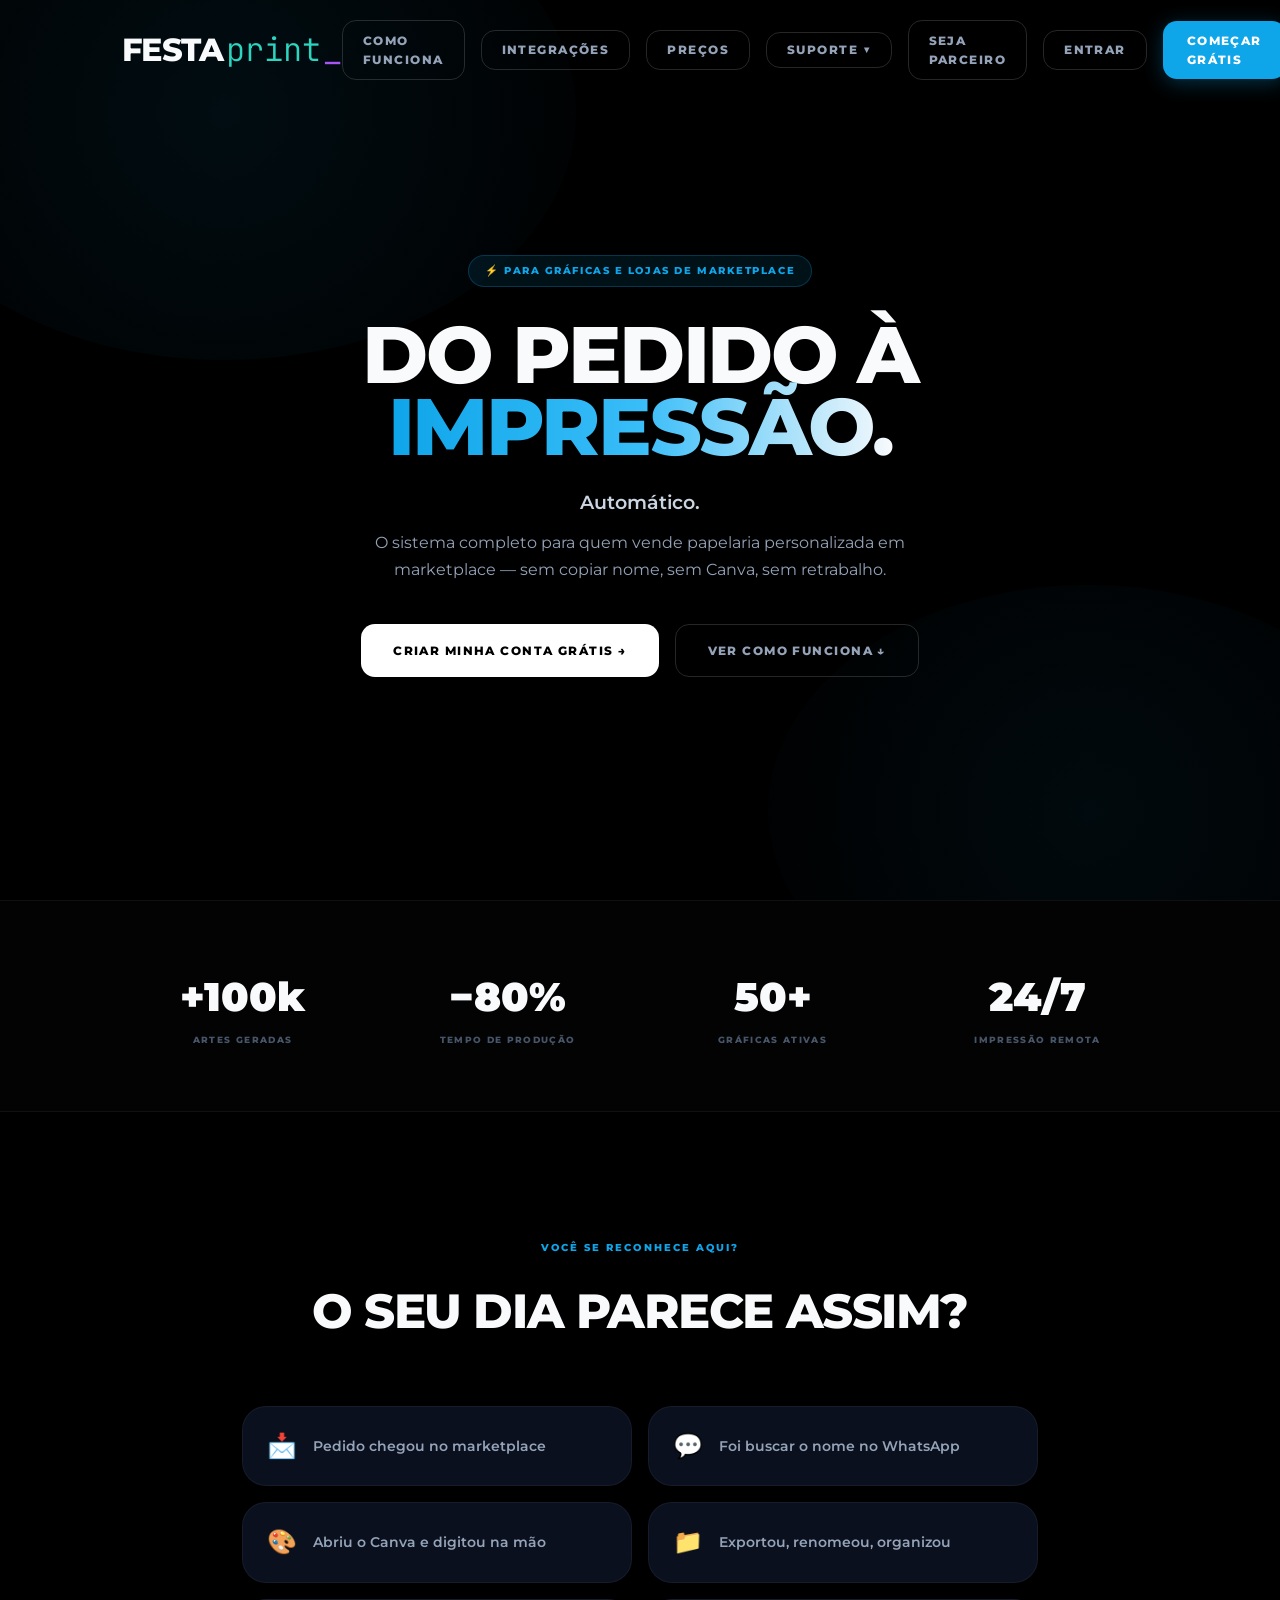
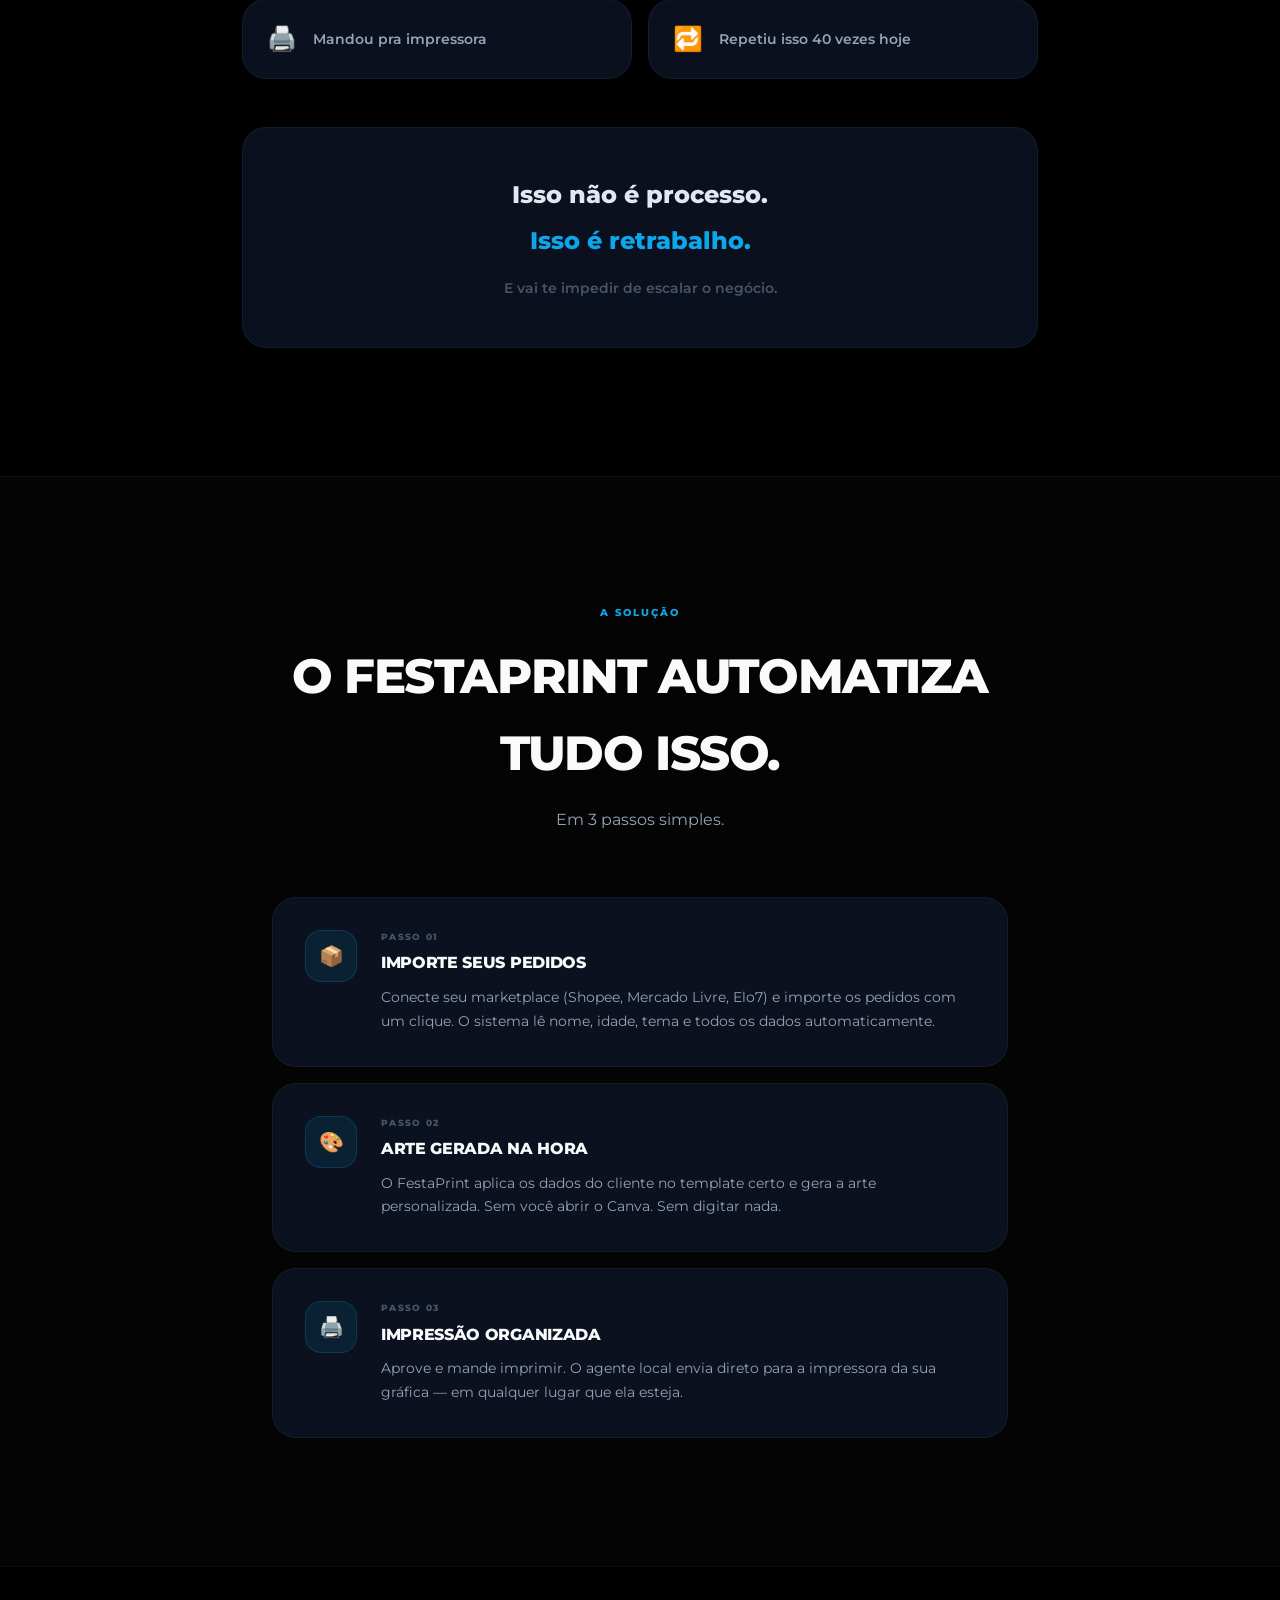
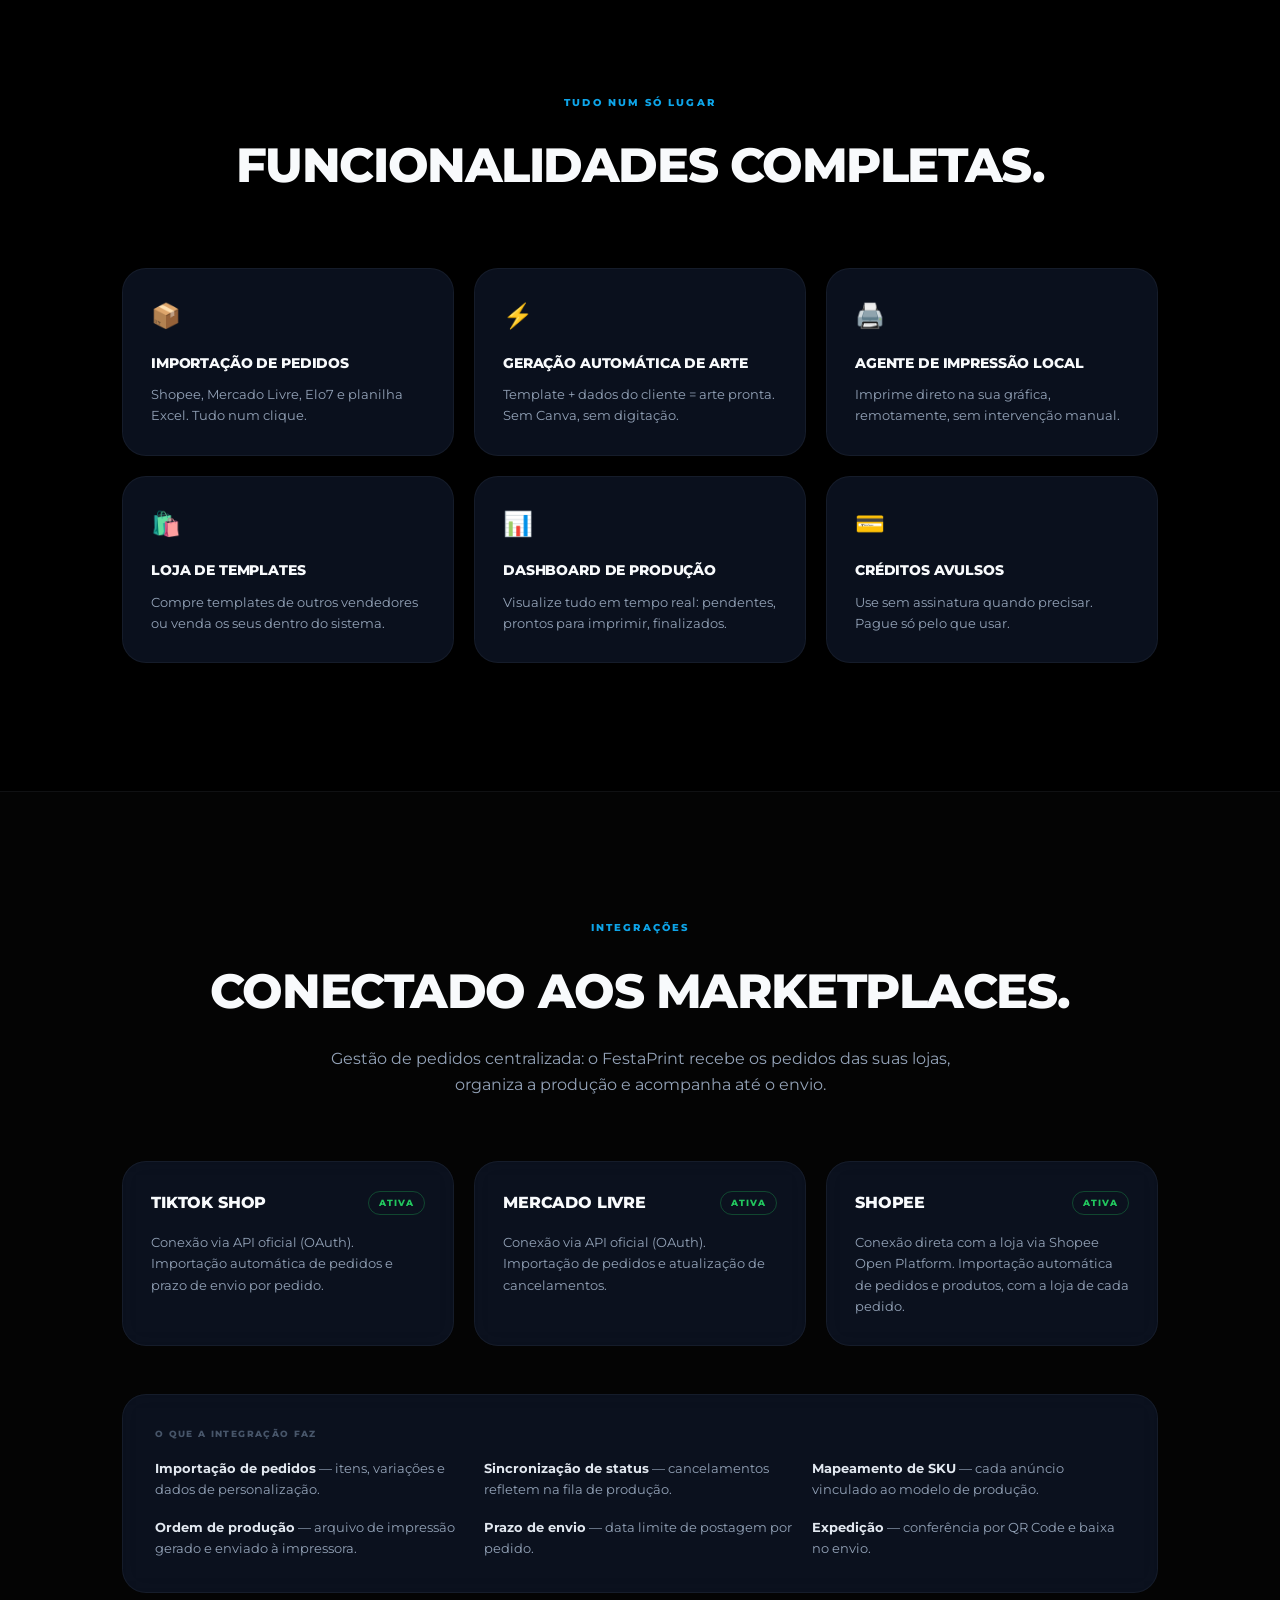
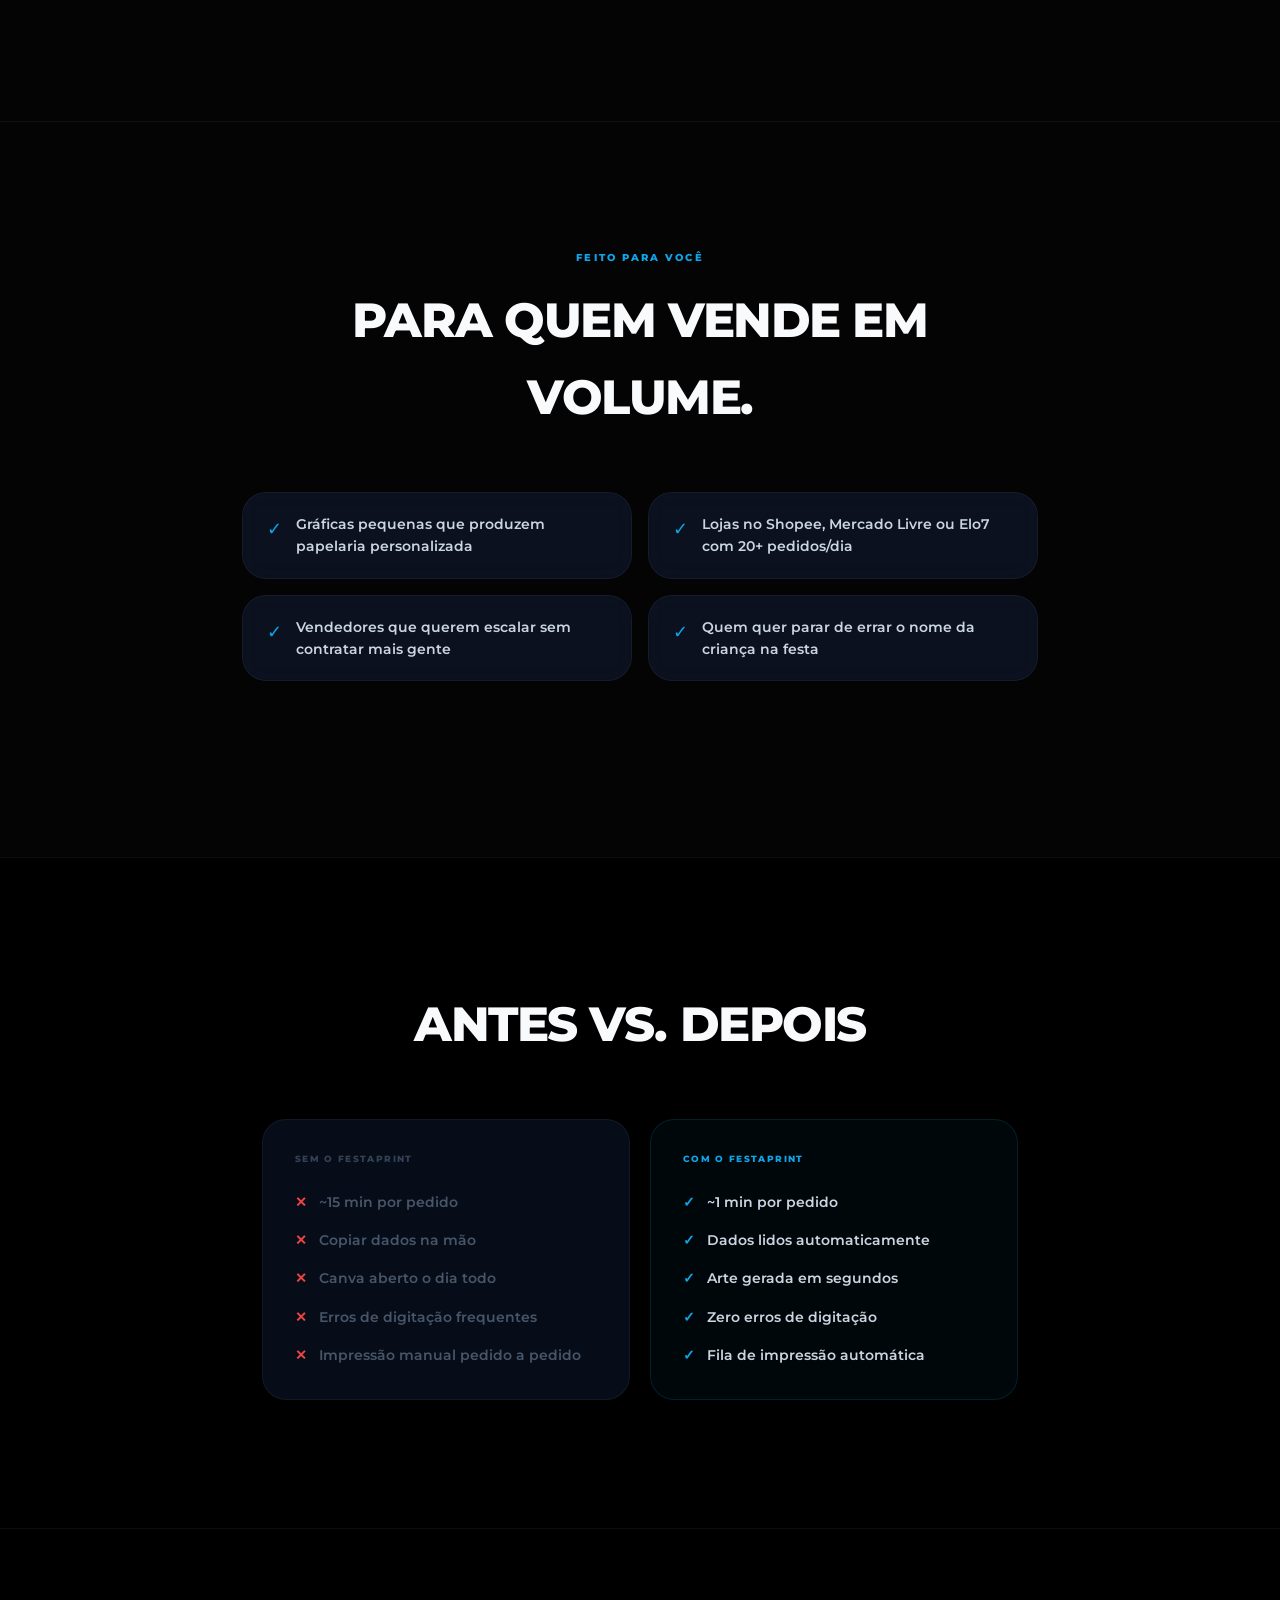
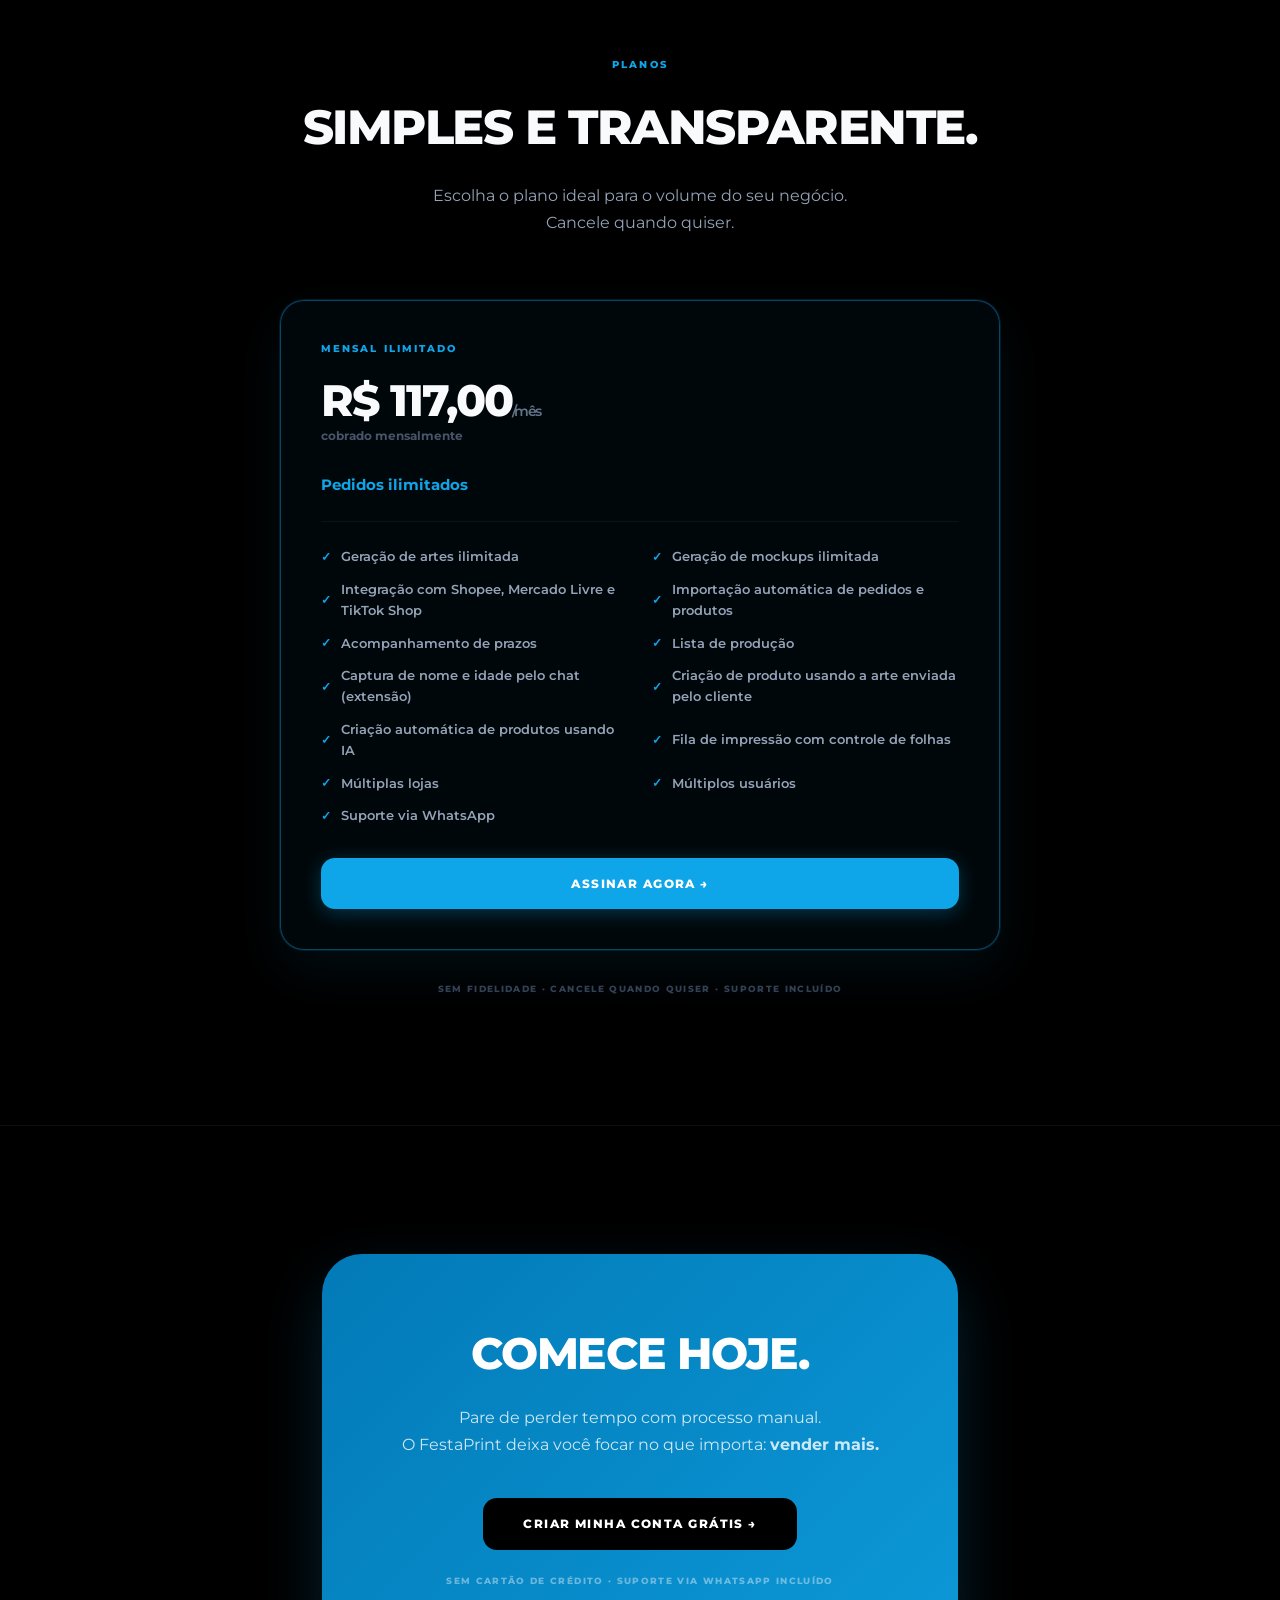
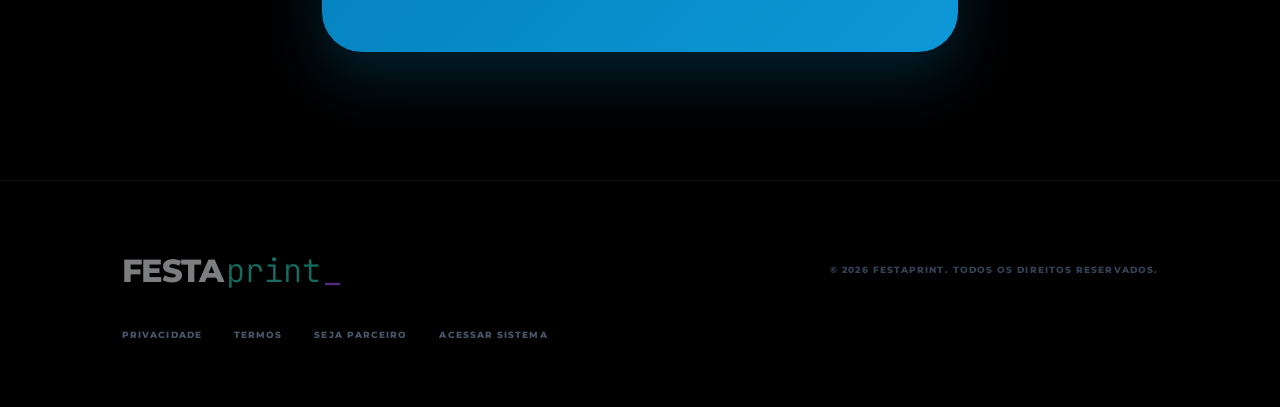
<file: index.html>
<!DOCTYPE html>
<html lang="pt-BR">
<head>
  <!-- Google tag (gtag.js) -->
  <script async src="https://www.googletagmanager.com/gtag/js?id=G-594SR066RF"></script>
  <script>
    window.dataLayer = window.dataLayer || [];
    function gtag(){dataLayer.push(arguments);}
    gtag('js', new Date());
    gtag('config', 'G-594SR066RF');
  </script>
  <meta charset="UTF-8">
  <meta name="viewport" content="width=device-width, initial-scale=1.0">

  <!-- SEO primário -->
  <title>FestaPrint — Do pedido à impressão, automático.</title>
  <meta name="description" content="Sistema completo para gráficas e lojas de papelaria personalizada em marketplace. Automatize pedidos, geração de arte e impressão. Sem Canva, sem retrabalho.">
  <meta name="keywords" content="papelaria personalizada, automação gráfica, sistema para gráfica, shopee papelaria, mercado livre papelaria, geração de arte automática, impressão automatizada, kits de festa personalizados">
  <meta name="robots" content="index, follow">
  <meta name="author" content="FestaPrint">
  <link rel="canonical" href="https://www.festaprint.com.br/">

  <!-- Open Graph (WhatsApp, Instagram, Facebook) -->
  <meta property="og:type" content="website">
  <meta property="og:url" content="https://www.festaprint.com.br/">
  <meta property="og:site_name" content="FestaPrint">
  <meta property="og:locale" content="pt_BR">
  <meta property="og:title" content="FestaPrint — Do pedido à impressão, automático.">
  <meta property="og:description" content="Sistema completo para gráficas e lojas de papelaria personalizada em marketplace. Automatize pedidos, geração de arte e impressão.">
  <meta property="og:image" content="https://www.festaprint.com.br/og-image.png">
  <meta property="og:image:width" content="1200">
  <meta property="og:image:height" content="630">
  <meta property="og:image:alt" content="FestaPrint — Do pedido à impressão, automático.">

  <!-- Twitter / X Card -->
  <meta name="twitter:card" content="summary_large_image">
  <meta name="twitter:title" content="FestaPrint — Do pedido à impressão, automático.">
  <meta name="twitter:description" content="Sistema completo para gráficas e lojas de papelaria personalizada em marketplace.">
  <meta name="twitter:image" content="https://www.festaprint.com.br/og-image.png">

  <!-- Favicon -->
  <link rel="icon" type="image/svg+xml" href="/favicon.svg">
  <link rel="alternate icon" href="/favicon.ico">
  <link rel="apple-touch-icon" href="/apple-touch-icon.png">
  <meta name="theme-color" content="#0ea5e9">

  <!-- JSON-LD: Organization -->
  <script type="application/ld+json">
  {
    "@context": "https://schema.org",
    "@type": "Organization",
    "name": "FestaPrint",
    "url": "https://www.festaprint.com.br",
    "logo": "https://www.festaprint.com.br/favicon.svg",
    "description": "Sistema de automação para papelaria personalizada em marketplace",
    "contactPoint": {
      "@type": "ContactPoint",
      "contactType": "customer support",
      "availableLanguage": "Portuguese"
    },
    "sameAs": []
  }
  </script>

  <!-- JSON-LD: SoftwareApplication -->
  <script type="application/ld+json">
  {
    "@context": "https://schema.org",
    "@type": "SoftwareApplication",
    "name": "FestaPrint",
    "url": "https://app.festaprint.com.br",
    "applicationCategory": "BusinessApplication",
    "operatingSystem": "Web",
    "description": "Sistema completo para automação de pedidos, geração de arte e impressão de papelaria personalizada vendida em marketplaces como Shopee, Mercado Livre e Elo7.",
    "offers": {
      "@type": "Offer",
      "price": "0",
      "priceCurrency": "BRL",
      "description": "Comece grátis"
    },
    "publisher": {
      "@type": "Organization",
      "name": "FestaPrint"
    }
  }
  </script>

  <!-- Google Fonts com display=swap (evita render-blocking) -->
  <link rel="preconnect" href="https://fonts.googleapis.com">
  <link rel="preconnect" href="https://fonts.gstatic.com" crossorigin>
  <link href="https://fonts.googleapis.com/css2?family=Montserrat:wght@400;600;700;800;900&family=JetBrains+Mono:wght@400;500&display=swap" rel="stylesheet">

  <link rel="stylesheet" href="style.css">
  <link rel="stylesheet" href="logo.css">

  <!-- Chat de suporte (Chatwoot, inbox "Site FestaPrint") -->
  <script>
    window.chatwootSettings = { locale: 'pt_BR', position: 'right', type: 'standard' };
    (function(d,t) {
      var BASE_URL = "https://suporte.festaprint.com.br";
      var g = d.createElement(t), s = d.getElementsByTagName(t)[0];
      g.src = BASE_URL + "/packs/js/sdk.js";
      g.async = true;
      s.parentNode.insertBefore(g, s);
      g.onload = function() {
        window.chatwootSDK.run({ websiteToken: 'kMjwLwVwdt2br8pGQD5kyzYH', baseUrl: BASE_URL });
      };
    })(document, "script");
  </script>
</head>
<body>

  <!-- Nav -->
  <nav id="navbar">
    <div class="container nav-content">
      <a href="#" class="logo-container nav-logo" style="text-decoration:none;">
        <span class="logo-festa">FESTA</span>
        <span class="logo-print">print</span>
        <span class="logo-cursor">_</span>
      </a>
      <div class="nav-links">
        <a href="#como-funciona" class="btn btn-outline" style="padding:0.6rem 1.25rem;">Como Funciona</a>
        <a href="#integracoes" class="btn btn-outline" style="padding:0.6rem 1.25rem;">Integrações</a>
        <a href="#precos" class="btn btn-outline" style="padding:0.6rem 1.25rem;">Preços</a>
        <!-- Suporte dropdown -->
        <div class="nav-dropdown" id="suporteDropdown">
          <button class="btn btn-outline nav-dropdown-btn" style="padding:0.6rem 1.25rem;" onclick="toggleDropdown()">
            Suporte <span class="dropdown-arrow">▾</span>
          </button>
          <div class="nav-dropdown-menu" id="dropdownMenu">
            <a href="/ajuda">
              <svg width="16" height="16" viewBox="0 0 24 24" fill="none" stroke="currentColor" stroke-width="2" stroke-linecap="round" stroke-linejoin="round"><circle cx="12" cy="12" r="10"/><path d="M9.09 9a3 3 0 0 1 5.83 1c0 2-3 3-3 3"/><dot cx="12" cy="17" r=".5"/><circle cx="12" cy="17" r=".5" fill="currentColor" stroke="none"/></svg>
              Central de Ajuda
            </a>
            <a href="https://wa.me/5582996942026" target="_blank" rel="noopener">
              <svg width="16" height="16" viewBox="0 0 24 24" fill="#25D366"><path d="M17.472 14.382c-.297-.149-1.758-.867-2.03-.967-.273-.099-.471-.148-.67.15-.197.297-.767.966-.94 1.164-.173.199-.347.223-.644.075-.297-.15-1.255-.463-2.39-1.475-.883-.788-1.48-1.761-1.653-2.059-.173-.297-.018-.458.13-.606.134-.133.298-.347.446-.52.149-.174.198-.298.298-.497.099-.198.05-.371-.025-.52-.075-.149-.669-1.612-.916-2.207-.242-.579-.487-.5-.669-.51-.173-.008-.371-.01-.57-.01-.198 0-.52.074-.792.372-.272.297-1.04 1.016-1.04 2.479 0 1.462 1.065 2.875 1.213 3.074.149.198 2.096 3.2 5.077 4.487.709.306 1.262.489 1.694.625.712.227 1.36.195 1.871.118.571-.085 1.758-.719 2.006-1.413.248-.694.248-1.289.173-1.413-.074-.124-.272-.198-.57-.347m-5.421 7.403h-.004a9.87 9.87 0 0 1-5.031-1.378l-.361-.214-3.741.982.998-3.648-.235-.374a9.86 9.86 0 0 1-1.51-5.26c.001-5.45 4.436-9.884 9.888-9.884 2.64 0 5.122 1.03 6.988 2.898a9.825 9.825 0 0 1 2.893 6.994c-.003 5.45-4.437 9.884-9.885 9.884m8.413-18.297A11.815 11.815 0 0 0 12.05 0C5.495 0 .16 5.335.157 11.892c0 2.096.547 4.142 1.588 5.945L.057 24l6.305-1.654a11.882 11.882 0 0 0 5.683 1.448h.005c6.554 0 11.89-5.335 11.893-11.893a11.821 11.821 0 0 0-3.48-8.413z"/></svg>
              WhatsApp
            </a>
            <a href="https://t.me/festaprint" target="_blank" rel="noopener">
              <svg width="16" height="16" viewBox="0 0 24 24" fill="#229ED9"><path d="M11.944 0A12 12 0 0 0 0 12a12 12 0 0 0 12 12 12 12 0 0 0 12-12A12 12 0 0 0 12 0a12 12 0 0 0-.056 0zm4.962 7.224c.1-.002.321.023.465.14a.506.506 0 0 1 .171.325c.016.093.036.306.02.472-.18 1.898-.962 6.502-1.36 8.627-.168.9-.499 1.201-.82 1.23-.696.065-1.225-.46-1.9-.902-1.056-.693-1.653-1.124-2.678-1.8-1.185-.78-.417-1.21.258-1.91.177-.184 3.247-2.977 3.307-3.23.007-.032.014-.15-.056-.212s-.174-.041-.249-.024c-.106.024-1.793 1.14-5.061 3.345-.48.33-.913.49-1.302.48-.428-.008-1.252-.241-1.865-.44-.752-.245-1.349-.374-1.297-.789.027-.216.325-.437.893-.663 3.498-1.524 5.83-2.529 6.998-3.014 3.332-1.386 4.025-1.627 4.476-1.635z"/></svg>
              Telegram
            </a>
          </div>
        </div>
        <a href="/parceiros" class="btn btn-outline" style="padding:0.6rem 1.25rem;">Seja Parceiro</a>
        <a href="https://app.festaprint.com.br/login" class="btn btn-outline" style="padding:0.6rem 1.25rem;">Entrar</a>
        <a href="https://app.festaprint.com.br/register" class="btn btn-primary" style="padding:0.6rem 1.5rem;">Começar Grátis</a>
      </div>
    </div>
  </nav>

  <!-- Hero -->
  <section style="min-height:100vh; display:flex; align-items:center; justify-content:center; text-align:center; padding: 7rem 2rem 5rem; position:relative; overflow:hidden;">
    <div style="position:absolute;inset:0;pointer-events:none;z-index:0;">
      <div style="position:absolute;top:-15%;left:-10%;width:55%;height:55%;background:radial-gradient(circle,rgba(14,165,233,0.08),transparent);border-radius:50%;"></div>
      <div style="position:absolute;bottom:-15%;right:-10%;width:50%;height:50%;background:radial-gradient(circle,rgba(14,165,233,0.06),transparent);border-radius:50%;"></div>
    </div>
    <div class="container" style="position:relative;z-index:1;max-width:820px;">
      <div class="badge reveal" style="margin-bottom:2rem;">
        ⚡ Para gráficas e lojas de marketplace
      </div>
      <h1 class="reveal delay-1" style="font-size:5rem;line-height:0.9;text-transform:uppercase;margin-bottom:1.5rem;">
        Do pedido à<br>
        <span style="background:linear-gradient(90deg,#0ea5e9,#38bdf8,#f8fafc);-webkit-background-clip:text;-webkit-text-fill-color:transparent;">impressão.</span>
      </h1>
      <p class="reveal delay-2" style="font-size:1.2rem;font-weight:600;color:#cbd5e1;margin-bottom:0.75rem;">Automático.</p>
      <p class="reveal delay-2" style="font-size:1rem;max-width:600px;margin:0 auto 2.5rem;line-height:1.7;">
        O sistema completo para quem vende papelaria personalizada em marketplace — sem copiar nome, sem Canva, sem retrabalho.
      </p>
      <div class="reveal delay-3" style="display:flex;gap:1rem;justify-content:center;flex-wrap:wrap;">
        <a href="https://app.festaprint.com.br/register" class="btn btn-secondary" style="font-size:0.75rem;">
          Criar minha conta grátis →
        </a>
        <a href="#como-funciona" class="btn btn-outline" style="font-size:0.75rem;">
          Ver como funciona ↓
        </a>
      </div>
    </div>
  </section>

  <!-- Stats -->
  <section style="padding:4rem 0;border-top:1px solid rgba(148,163,184,0.08);border-bottom:1px solid rgba(148,163,184,0.08);background:rgba(255,255,255,0.01);">
    <div class="container grid-4" style="text-align:center;">
      <div class="reveal">
        <div style="font-size:2.5rem;font-weight:900;margin-bottom:0.25rem;">+100k</div>
        <div style="font-size:9px;font-weight:800;letter-spacing:0.15em;text-transform:uppercase;color:#475569;">Artes Geradas</div>
      </div>
      <div class="reveal delay-1">
        <div style="font-size:2.5rem;font-weight:900;margin-bottom:0.25rem;">−80%</div>
        <div style="font-size:9px;font-weight:800;letter-spacing:0.15em;text-transform:uppercase;color:#475569;">Tempo de Produção</div>
      </div>
      <div class="reveal delay-2">
        <div style="font-size:2.5rem;font-weight:900;margin-bottom:0.25rem;">50+</div>
        <div style="font-size:9px;font-weight:800;letter-spacing:0.15em;text-transform:uppercase;color:#475569;">Gráficas Ativas</div>
      </div>
      <div class="reveal delay-3">
        <div style="font-size:2.5rem;font-weight:900;margin-bottom:0.25rem;">24/7</div>
        <div style="font-size:9px;font-weight:800;letter-spacing:0.15em;text-transform:uppercase;color:#475569;">Impressão Remota</div>
      </div>
    </div>
  </section>

  <!-- Dor -->
  <section class="section-padding">
    <div class="container" style="max-width:860px;">
      <div style="text-align:center;margin-bottom:3.5rem;">
        <div class="section-label reveal">Você se reconhece aqui?</div>
        <h2 class="reveal delay-1" style="font-size:3rem;text-transform:uppercase;">O seu dia parece assim?</h2>
      </div>
      <div class="grid-2" style="margin-bottom:3rem;">
        <div class="glass reveal delay-1" style="display:flex;align-items:center;gap:1rem;padding:1.25rem 1.5rem;">
          <span style="font-size:1.5rem;">📩</span>
          <span style="font-size:0.875rem;font-weight:600;color:#94a3b8;">Pedido chegou no marketplace</span>
        </div>
        <div class="glass reveal delay-1" style="display:flex;align-items:center;gap:1rem;padding:1.25rem 1.5rem;">
          <span style="font-size:1.5rem;">💬</span>
          <span style="font-size:0.875rem;font-weight:600;color:#94a3b8;">Foi buscar o nome no WhatsApp</span>
        </div>
        <div class="glass reveal delay-2" style="display:flex;align-items:center;gap:1rem;padding:1.25rem 1.5rem;">
          <span style="font-size:1.5rem;">🎨</span>
          <span style="font-size:0.875rem;font-weight:600;color:#94a3b8;">Abriu o Canva e digitou na mão</span>
        </div>
        <div class="glass reveal delay-2" style="display:flex;align-items:center;gap:1rem;padding:1.25rem 1.5rem;">
          <span style="font-size:1.5rem;">📁</span>
          <span style="font-size:0.875rem;font-weight:600;color:#94a3b8;">Exportou, renomeou, organizou</span>
        </div>
        <div class="glass reveal delay-3" style="display:flex;align-items:center;gap:1rem;padding:1.25rem 1.5rem;">
          <span style="font-size:1.5rem;">🖨️</span>
          <span style="font-size:0.875rem;font-weight:600;color:#94a3b8;">Mandou pra impressora</span>
        </div>
        <div class="glass reveal delay-3" style="display:flex;align-items:center;gap:1rem;padding:1.25rem 1.5rem;">
          <span style="font-size:1.5rem;">🔁</span>
          <span style="font-size:0.875rem;font-weight:600;color:#94a3b8;">Repetiu isso 40 vezes hoje</span>
        </div>
      </div>
      <div class="glass reveal" style="text-align:center;padding:3rem 2rem;border-color:rgba(14,165,233,0.1);">
        <p style="font-size:1.5rem;font-weight:800;color:#e2e8f0;margin-bottom:0.5rem;">Isso não é processo.</p>
        <p style="font-size:1.5rem;font-weight:800;color:#0ea5e9;">Isso é retrabalho.</p>
        <p style="font-size:0.875rem;color:#475569;margin-top:1rem;font-weight:600;">E vai te impedir de escalar o negócio.</p>
      </div>
    </div>
  </section>

  <!-- Como funciona -->
  <section id="como-funciona" class="section-padding" style="background:rgba(255,255,255,0.015);border-top:1px solid rgba(148,163,184,0.08);">
    <div class="container" style="max-width:800px;">
      <div style="text-align:center;margin-bottom:4rem;">
        <div class="section-label reveal">A solução</div>
        <h2 class="reveal delay-1" style="font-size:3rem;text-transform:uppercase;margin-bottom:1rem;">
          O FestaPrint automatiza tudo isso.
        </h2>
        <p class="reveal delay-2" style="font-size:1rem;">Em 3 passos simples.</p>
      </div>
      <div style="display:flex;flex-direction:column;gap:1rem;">
        <div class="glass reveal delay-1" style="display:flex;gap:1.5rem;padding:2rem;transition:border-color 0.3s;" onmouseover="this.style.borderColor='rgba(14,165,233,0.2)'" onmouseout="this.style.borderColor='rgba(148,163,184,0.08)'">
          <div style="flex-shrink:0;width:52px;height:52px;background:rgba(14,165,233,0.1);border:1px solid rgba(14,165,233,0.2);border-radius:1rem;display:flex;align-items:center;justify-content:center;font-size:1.25rem;">📦</div>
          <div>
            <div style="font-size:9px;font-weight:800;letter-spacing:0.15em;text-transform:uppercase;color:#475569;margin-bottom:0.375rem;">Passo 01</div>
            <h3 style="font-size:1rem;text-transform:uppercase;letter-spacing:-0.02em;margin-bottom:0.625rem;">Importe seus pedidos</h3>
            <p style="font-size:0.875rem;line-height:1.7;">Conecte seu marketplace (Shopee, Mercado Livre, Elo7) e importe os pedidos com um clique. O sistema lê nome, idade, tema e todos os dados automaticamente.</p>
          </div>
        </div>
        <div class="glass reveal delay-2" style="display:flex;gap:1.5rem;padding:2rem;transition:border-color 0.3s;" onmouseover="this.style.borderColor='rgba(14,165,233,0.2)'" onmouseout="this.style.borderColor='rgba(148,163,184,0.08)'">
          <div style="flex-shrink:0;width:52px;height:52px;background:rgba(14,165,233,0.1);border:1px solid rgba(14,165,233,0.2);border-radius:1rem;display:flex;align-items:center;justify-content:center;font-size:1.25rem;">🎨</div>
          <div>
            <div style="font-size:9px;font-weight:800;letter-spacing:0.15em;text-transform:uppercase;color:#475569;margin-bottom:0.375rem;">Passo 02</div>
            <h3 style="font-size:1rem;text-transform:uppercase;letter-spacing:-0.02em;margin-bottom:0.625rem;">Arte gerada na hora</h3>
            <p style="font-size:0.875rem;line-height:1.7;">O FestaPrint aplica os dados do cliente no template certo e gera a arte personalizada. Sem você abrir o Canva. Sem digitar nada.</p>
          </div>
        </div>
        <div class="glass reveal delay-3" style="display:flex;gap:1.5rem;padding:2rem;transition:border-color 0.3s;" onmouseover="this.style.borderColor='rgba(14,165,233,0.2)'" onmouseout="this.style.borderColor='rgba(148,163,184,0.08)'">
          <div style="flex-shrink:0;width:52px;height:52px;background:rgba(14,165,233,0.1);border:1px solid rgba(14,165,233,0.2);border-radius:1rem;display:flex;align-items:center;justify-content:center;font-size:1.25rem;">🖨️</div>
          <div>
            <div style="font-size:9px;font-weight:800;letter-spacing:0.15em;text-transform:uppercase;color:#475569;margin-bottom:0.375rem;">Passo 03</div>
            <h3 style="font-size:1rem;text-transform:uppercase;letter-spacing:-0.02em;margin-bottom:0.625rem;">Impressão organizada</h3>
            <p style="font-size:0.875rem;line-height:1.7;">Aprove e mande imprimir. O agente local envia direto para a impressora da sua gráfica — em qualquer lugar que ela esteja.</p>
          </div>
        </div>
      </div>
    </div>
  </section>

  <!-- Funcionalidades -->
  <section id="funcionalidades" class="section-padding" style="border-top:1px solid rgba(148,163,184,0.08);">
    <div class="container">
      <div style="text-align:center;margin-bottom:4rem;">
        <div class="section-label reveal">Tudo num só lugar</div>
        <h2 class="reveal delay-1" style="font-size:3rem;text-transform:uppercase;">Funcionalidades completas.</h2>
      </div>
      <div class="grid-3">
        <div class="glass reveal delay-1" style="padding:1.75rem;transition:border-color 0.3s;" onmouseover="this.style.borderColor='rgba(14,165,233,0.2)'" onmouseout="this.style.borderColor='rgba(148,163,184,0.08)'">
          <div style="font-size:1.5rem;margin-bottom:1rem;">📦</div>
          <h3 style="font-size:0.875rem;text-transform:uppercase;letter-spacing:-0.01em;margin-bottom:0.625rem;">Importação de Pedidos</h3>
          <p style="font-size:0.8125rem;line-height:1.65;">Shopee, Mercado Livre, Elo7 e planilha Excel. Tudo num clique.</p>
        </div>
        <div class="glass reveal delay-2" style="padding:1.75rem;transition:border-color 0.3s;" onmouseover="this.style.borderColor='rgba(14,165,233,0.2)'" onmouseout="this.style.borderColor='rgba(148,163,184,0.08)'">
          <div style="font-size:1.5rem;margin-bottom:1rem;">⚡</div>
          <h3 style="font-size:0.875rem;text-transform:uppercase;letter-spacing:-0.01em;margin-bottom:0.625rem;">Geração Automática de Arte</h3>
          <p style="font-size:0.8125rem;line-height:1.65;">Template + dados do cliente = arte pronta. Sem Canva, sem digitação.</p>
        </div>
        <div class="glass reveal delay-3" style="padding:1.75rem;transition:border-color 0.3s;" onmouseover="this.style.borderColor='rgba(14,165,233,0.2)'" onmouseout="this.style.borderColor='rgba(148,163,184,0.08)'">
          <div style="font-size:1.5rem;margin-bottom:1rem;">🖨️</div>
          <h3 style="font-size:0.875rem;text-transform:uppercase;letter-spacing:-0.01em;margin-bottom:0.625rem;">Agente de Impressão Local</h3>
          <p style="font-size:0.8125rem;line-height:1.65;">Imprime direto na sua gráfica, remotamente, sem intervenção manual.</p>
        </div>
        <div class="glass reveal delay-1" style="padding:1.75rem;transition:border-color 0.3s;" onmouseover="this.style.borderColor='rgba(14,165,233,0.2)'" onmouseout="this.style.borderColor='rgba(148,163,184,0.08)'">
          <div style="font-size:1.5rem;margin-bottom:1rem;">🛍️</div>
          <h3 style="font-size:0.875rem;text-transform:uppercase;letter-spacing:-0.01em;margin-bottom:0.625rem;">Loja de Templates</h3>
          <p style="font-size:0.8125rem;line-height:1.65;">Compre templates de outros vendedores ou venda os seus dentro do sistema.</p>
        </div>
        <div class="glass reveal delay-2" style="padding:1.75rem;transition:border-color 0.3s;" onmouseover="this.style.borderColor='rgba(14,165,233,0.2)'" onmouseout="this.style.borderColor='rgba(148,163,184,0.08)'">
          <div style="font-size:1.5rem;margin-bottom:1rem;">📊</div>
          <h3 style="font-size:0.875rem;text-transform:uppercase;letter-spacing:-0.01em;margin-bottom:0.625rem;">Dashboard de Produção</h3>
          <p style="font-size:0.8125rem;line-height:1.65;">Visualize tudo em tempo real: pendentes, prontos para imprimir, finalizados.</p>
        </div>
        <div class="glass reveal delay-3" style="padding:1.75rem;transition:border-color 0.3s;" onmouseover="this.style.borderColor='rgba(14,165,233,0.2)'" onmouseout="this.style.borderColor='rgba(148,163,184,0.08)'">
          <div style="font-size:1.5rem;margin-bottom:1rem;">💳</div>
          <h3 style="font-size:0.875rem;text-transform:uppercase;letter-spacing:-0.01em;margin-bottom:0.625rem;">Créditos Avulsos</h3>
          <p style="font-size:0.8125rem;line-height:1.65;">Use sem assinatura quando precisar. Pague só pelo que usar.</p>
        </div>
      </div>
    </div>
  </section>

  <!-- Integrações -->
  <section id="integracoes" class="section-padding" style="background:rgba(255,255,255,0.015);border-top:1px solid rgba(148,163,184,0.08);">
    <div class="container">
      <div style="text-align:center;margin-bottom:4rem;">
        <div class="section-label reveal">Integrações</div>
        <h2 class="reveal delay-1" style="font-size:3rem;text-transform:uppercase;margin-bottom:1rem;">Conectado aos marketplaces.</h2>
        <p class="reveal delay-2" style="font-size:1rem;max-width:640px;margin:0 auto;">Gestão de pedidos centralizada: o FestaPrint recebe os pedidos das suas lojas, organiza a produção e acompanha até o envio.</p>
      </div>
      <div class="grid-3" style="margin-bottom:3rem;">
        <div class="glass reveal delay-1" style="padding:1.75rem;">
          <div style="display:flex;align-items:center;justify-content:space-between;margin-bottom:1rem;">
            <h3 style="font-size:1rem;text-transform:uppercase;letter-spacing:-0.01em;">TikTok Shop</h3>
            <span style="font-size:9px;font-weight:800;letter-spacing:0.12em;text-transform:uppercase;color:#22c55e;border:1px solid rgba(34,197,94,0.3);border-radius:999px;padding:0.25rem 0.6rem;">Ativa</span>
          </div>
          <p style="font-size:0.8125rem;line-height:1.65;">Conexão via API oficial (OAuth). Importação automática de pedidos e prazo de envio por pedido.</p>
        </div>
        <div class="glass reveal delay-2" style="padding:1.75rem;">
          <div style="display:flex;align-items:center;justify-content:space-between;margin-bottom:1rem;">
            <h3 style="font-size:1rem;text-transform:uppercase;letter-spacing:-0.01em;">Mercado Livre</h3>
            <span style="font-size:9px;font-weight:800;letter-spacing:0.12em;text-transform:uppercase;color:#22c55e;border:1px solid rgba(34,197,94,0.3);border-radius:999px;padding:0.25rem 0.6rem;">Ativa</span>
          </div>
          <p style="font-size:0.8125rem;line-height:1.65;">Conexão via API oficial (OAuth). Importação de pedidos e atualização de cancelamentos.</p>
        </div>
        <div class="glass reveal delay-3" style="padding:1.75rem;">
          <div style="display:flex;align-items:center;justify-content:space-between;margin-bottom:1rem;">
            <h3 style="font-size:1rem;text-transform:uppercase;letter-spacing:-0.01em;">Shopee</h3>
            <span style="font-size:9px;font-weight:800;letter-spacing:0.12em;text-transform:uppercase;color:#22c55e;border:1px solid rgba(34,197,94,0.3);border-radius:999px;padding:0.25rem 0.6rem;">Ativa</span>
          </div>
          <p style="font-size:0.8125rem;line-height:1.65;">Conexão direta com a loja via Shopee Open Platform. Importação automática de pedidos e produtos, com a loja de cada pedido.</p>
        </div>
      </div>
      <div class="glass reveal" style="padding:2rem;">
        <div style="font-size:9px;font-weight:800;letter-spacing:0.15em;text-transform:uppercase;color:#475569;margin-bottom:1rem;">O que a integração faz</div>
        <div class="grid-3" style="gap:1rem;">
          <p style="font-size:0.8125rem;line-height:1.65;"><strong style="color:#e2e8f0;">Importação de pedidos</strong> — itens, variações e dados de personalização.</p>
          <p style="font-size:0.8125rem;line-height:1.65;"><strong style="color:#e2e8f0;">Sincronização de status</strong> — cancelamentos refletem na fila de produção.</p>
          <p style="font-size:0.8125rem;line-height:1.65;"><strong style="color:#e2e8f0;">Mapeamento de SKU</strong> — cada anúncio vinculado ao modelo de produção.</p>
          <p style="font-size:0.8125rem;line-height:1.65;"><strong style="color:#e2e8f0;">Ordem de produção</strong> — arquivo de impressão gerado e enviado à impressora.</p>
          <p style="font-size:0.8125rem;line-height:1.65;"><strong style="color:#e2e8f0;">Prazo de envio</strong> — data limite de postagem por pedido.</p>
          <p style="font-size:0.8125rem;line-height:1.65;"><strong style="color:#e2e8f0;">Expedição</strong> — conferência por QR Code e baixa no envio.</p>
        </div>
      </div>
    </div>
  </section>

  <!-- Para quem -->
  <section id="para-quem" class="section-padding" style="background:rgba(255,255,255,0.015);border-top:1px solid rgba(148,163,184,0.08);">
    <div class="container" style="max-width:860px;">
      <div style="text-align:center;margin-bottom:3.5rem;">
        <div class="section-label reveal">Feito para você</div>
        <h2 class="reveal delay-1" style="font-size:3rem;text-transform:uppercase;">Para quem vende em volume.</h2>
      </div>
      <div class="grid-2" style="margin-bottom:3rem;">
        <div class="glass reveal delay-1" style="display:flex;align-items:flex-start;gap:0.875rem;padding:1.25rem 1.5rem;">
          <span style="color:#0ea5e9;font-size:1.125rem;flex-shrink:0;margin-top:2px;">✓</span>
          <span style="font-size:0.875rem;font-weight:600;color:#cbd5e1;">Gráficas pequenas que produzem papelaria personalizada</span>
        </div>
        <div class="glass reveal delay-2" style="display:flex;align-items:flex-start;gap:0.875rem;padding:1.25rem 1.5rem;">
          <span style="color:#0ea5e9;font-size:1.125rem;flex-shrink:0;margin-top:2px;">✓</span>
          <span style="font-size:0.875rem;font-weight:600;color:#cbd5e1;">Lojas no Shopee, Mercado Livre ou Elo7 com 20+ pedidos/dia</span>
        </div>
        <div class="glass reveal delay-3" style="display:flex;align-items:flex-start;gap:0.875rem;padding:1.25rem 1.5rem;">
          <span style="color:#0ea5e9;font-size:1.125rem;flex-shrink:0;margin-top:2px;">✓</span>
          <span style="font-size:0.875rem;font-weight:600;color:#cbd5e1;">Vendedores que querem escalar sem contratar mais gente</span>
        </div>
        <div class="glass reveal delay-4" style="display:flex;align-items:flex-start;gap:0.875rem;padding:1.25rem 1.5rem;">
          <span style="color:#0ea5e9;font-size:1.125rem;flex-shrink:0;margin-top:2px;">✓</span>
          <span style="font-size:0.875rem;font-weight:600;color:#cbd5e1;">Quem quer parar de errar o nome da criança na festa</span>
        </div>
      </div>
    </div>
  </section>

  <!-- Antes vs Depois -->
  <section class="section-padding" style="border-top:1px solid rgba(148,163,184,0.08);">
    <div class="container" style="max-width:820px;">
      <div style="text-align:center;margin-bottom:3.5rem;">
        <h2 class="reveal" style="font-size:3rem;text-transform:uppercase;">Antes vs. Depois</h2>
      </div>
      <div style="display:grid;grid-template-columns:1fr 1fr;gap:1.25rem;">
        <div class="reveal delay-1" style="padding:2rem;background:#070d18;border:1px solid rgba(148,163,184,0.08);border-radius:1.5rem;">
          <div style="font-size:9px;font-weight:800;letter-spacing:0.15em;text-transform:uppercase;color:#334155;margin-bottom:1.5rem;">Sem o FestaPrint</div>
          <div style="display:flex;flex-direction:column;gap:1rem;">
            <div style="display:flex;align-items:center;gap:0.75rem;font-size:0.875rem;color:#475569;font-weight:600;"><span style="color:#ef4444;">✕</span> ~15 min por pedido</div>
            <div style="display:flex;align-items:center;gap:0.75rem;font-size:0.875rem;color:#475569;font-weight:600;"><span style="color:#ef4444;">✕</span> Copiar dados na mão</div>
            <div style="display:flex;align-items:center;gap:0.75rem;font-size:0.875rem;color:#475569;font-weight:600;"><span style="color:#ef4444;">✕</span> Canva aberto o dia todo</div>
            <div style="display:flex;align-items:center;gap:0.75rem;font-size:0.875rem;color:#475569;font-weight:600;"><span style="color:#ef4444;">✕</span> Erros de digitação frequentes</div>
            <div style="display:flex;align-items:center;gap:0.75rem;font-size:0.875rem;color:#475569;font-weight:600;"><span style="color:#ef4444;">✕</span> Impressão manual pedido a pedido</div>
          </div>
        </div>
        <div class="reveal delay-2" style="padding:2rem;background:rgba(14,165,233,0.04);border:1px solid rgba(14,165,233,0.15);border-radius:1.5rem;">
          <div style="font-size:9px;font-weight:800;letter-spacing:0.15em;text-transform:uppercase;color:#0ea5e9;margin-bottom:1.5rem;">Com o FestaPrint</div>
          <div style="display:flex;flex-direction:column;gap:1rem;">
            <div style="display:flex;align-items:center;gap:0.75rem;font-size:0.875rem;color:#cbd5e1;font-weight:600;"><span style="color:#0ea5e9;">✓</span> ~1 min por pedido</div>
            <div style="display:flex;align-items:center;gap:0.75rem;font-size:0.875rem;color:#cbd5e1;font-weight:600;"><span style="color:#0ea5e9;">✓</span> Dados lidos automaticamente</div>
            <div style="display:flex;align-items:center;gap:0.75rem;font-size:0.875rem;color:#cbd5e1;font-weight:600;"><span style="color:#0ea5e9;">✓</span> Arte gerada em segundos</div>
            <div style="display:flex;align-items:center;gap:0.75rem;font-size:0.875rem;color:#cbd5e1;font-weight:600;"><span style="color:#0ea5e9;">✓</span> Zero erros de digitação</div>
            <div style="display:flex;align-items:center;gap:0.75rem;font-size:0.875rem;color:#cbd5e1;font-weight:600;"><span style="color:#0ea5e9;">✓</span> Fila de impressão automática</div>
          </div>
        </div>
      </div>
    </div>
  </section>

  <!-- Preços -->
  <section id="precos" class="section-padding" style="border-top:1px solid rgba(148,163,184,0.08);">
    <div class="container">
      <div style="text-align:center;margin-bottom:4rem;">
        <div class="section-label reveal">Planos</div>
        <h2 class="reveal delay-1" style="font-size:3rem;text-transform:uppercase;margin-bottom:1rem;">Simples e transparente.</h2>
        <p class="reveal delay-2" style="max-width:480px;margin:0 auto;font-size:1rem;line-height:1.7;">
          Escolha o plano ideal para o volume do seu negócio.<br>Cancele quando quiser.
        </p>
      </div>

      <!-- Skeleton exibido enquanto carrega -->
      <div id="plans-skeleton" class="grid-3" style="margin-bottom:2rem;">
        <div class="glass" style="padding:2.5rem;border-radius:1.5rem;opacity:0.4;animation:pulse 1.5s ease-in-out infinite;">
          <div style="height:12px;width:60%;background:#1e293b;border-radius:6px;margin-bottom:1.5rem;"></div>
          <div style="height:40px;width:80%;background:#1e293b;border-radius:6px;margin-bottom:1rem;"></div>
          <div style="height:10px;background:#1e293b;border-radius:6px;margin-bottom:0.75rem;"></div>
          <div style="height:10px;width:75%;background:#1e293b;border-radius:6px;margin-bottom:0.75rem;"></div>
          <div style="height:10px;width:85%;background:#1e293b;border-radius:6px;margin-bottom:2rem;"></div>
          <div style="height:48px;background:#1e293b;border-radius:0.875rem;"></div>
        </div>
        <div class="glass" style="padding:2.5rem;border-radius:1.5rem;opacity:0.4;animation:pulse 1.5s ease-in-out 0.2s infinite;">
          <div style="height:12px;width:60%;background:#1e293b;border-radius:6px;margin-bottom:1.5rem;"></div>
          <div style="height:40px;width:80%;background:#1e293b;border-radius:6px;margin-bottom:1rem;"></div>
          <div style="height:10px;background:#1e293b;border-radius:6px;margin-bottom:0.75rem;"></div>
          <div style="height:10px;width:75%;background:#1e293b;border-radius:6px;margin-bottom:0.75rem;"></div>
          <div style="height:10px;width:85%;background:#1e293b;border-radius:6px;margin-bottom:2rem;"></div>
          <div style="height:48px;background:#1e293b;border-radius:0.875rem;"></div>
        </div>
        <div class="glass" style="padding:2.5rem;border-radius:1.5rem;opacity:0.4;animation:pulse 1.5s ease-in-out 0.4s infinite;">
          <div style="height:12px;width:60%;background:#1e293b;border-radius:6px;margin-bottom:1.5rem;"></div>
          <div style="height:40px;width:80%;background:#1e293b;border-radius:6px;margin-bottom:1rem;"></div>
          <div style="height:10px;background:#1e293b;border-radius:6px;margin-bottom:0.75rem;"></div>
          <div style="height:10px;width:75%;background:#1e293b;border-radius:6px;margin-bottom:0.75rem;"></div>
          <div style="height:10px;width:85%;background:#1e293b;border-radius:6px;margin-bottom:2rem;"></div>
          <div style="height:48px;background:#1e293b;border-radius:0.875rem;"></div>
        </div>
      </div>

      <!-- Cards gerados dinamicamente -->
      <div id="plans-grid" class="grid-3" style="display:none;margin-bottom:2rem;"></div>

      <!-- Erro de carregamento -->
      <div id="plans-error" style="display:none;text-align:center;padding:3rem;">
        <p style="color:#64748b;font-size:0.875rem;">Não foi possível carregar os planos. <a href="https://app.festaprint.com.br/register" style="color:#0ea5e9;">Acesse o sistema</a> para ver os valores.</p>
      </div>

      <p class="reveal" style="text-align:center;font-size:9px;font-weight:800;letter-spacing:0.15em;text-transform:uppercase;color:#334155;margin-top:2rem;">
        Sem fidelidade · Cancele quando quiser · Suporte incluído
      </p>
    </div>
  </section>

  <style>
    @keyframes pulse {
      0%, 100% { opacity: 0.4; }
      50%       { opacity: 0.6; }
    }
    .plan-card {
      background: var(--glass-bg);
      border: 1px solid var(--glass-border);
      border-radius: 1.5rem;
      padding: 2.5rem;
      display: flex;
      flex-direction: column;
      gap: 0;
      transition: transform 0.3s ease, box-shadow 0.3s ease;
      position: relative;
    }
    .plan-card:hover { transform: translateY(-4px); box-shadow: 0 20px 50px rgba(0,0,0,0.3); }
    .plan-card.featured {
      border-color: rgba(14,165,233,0.4);
      background: rgba(14,165,233,0.04);
      box-shadow: 0 0 0 1px rgba(14,165,233,0.15), 0 20px 50px rgba(14,165,233,0.08);
    }
    .plan-badge {
      position: absolute;
      top: -1px;
      left: 50%;
      transform: translateX(-50%);
      background: #0ea5e9;
      color: white;
      font-size: 9px;
      font-weight: 800;
      letter-spacing: 0.15em;
      text-transform: uppercase;
      padding: 0.3rem 1rem;
      border-radius: 0 0 0.75rem 0.75rem;
    }
    .plan-name {
      font-size: 0.65rem;
      font-weight: 800;
      letter-spacing: 0.2em;
      text-transform: uppercase;
      color: #64748b;
      margin-bottom: 1.25rem;
    }
    .plan-card.featured .plan-name { color: #0ea5e9; }
    .plan-price {
      font-size: 2.75rem;
      font-weight: 800;
      color: #f8fafc;
      line-height: 1;
      margin-bottom: 0.25rem;
      letter-spacing: -0.04em;
    }
    .plan-price span { font-size: 0.9rem; font-weight: 600; color: #64748b; }
    .plan-price-old {
      font-size: 0.9rem;
      font-weight: 700;
      color: #475569;
      text-decoration: line-through;
      margin-bottom: 0.25rem;
    }
    .plan-promo {
      font-size: 9px;
      font-weight: 800;
      letter-spacing: 0.1em;
      text-transform: uppercase;
      color: #22c55e;
      margin-bottom: 0.5rem;
    }
    /* Poucos planos: cards centralizados com largura fixa */
    #plans-grid.plans-few {
      display: flex;
      flex-wrap: wrap;
      justify-content: center;
    }
    #plans-grid.plans-few .plan-card { width: 100%; max-width: 360px; }
    /* Plano único: card mais largo e recursos em duas colunas */
    #plans-grid.plans-single .plan-card { max-width: 720px; }
    #plans-grid.plans-single .plan-features {
      display: grid;
      grid-template-columns: 1fr 1fr;
      column-gap: 1.5rem;
      row-gap: 0.75rem;
      align-content: start;
    }
    @media (max-width: 600px) {
      #plans-grid.plans-single .plan-features { grid-template-columns: 1fr; }
    }
    .plan-period {
      font-size: 0.75rem;
      font-weight: 700;
      color: #475569;
      margin-bottom: 1.75rem;
    }
    .plan-credits {
      font-size: 0.9375rem;
      font-weight: 800;
      color: #cbd5e1;
      margin-bottom: 1.5rem;
      padding-bottom: 1.5rem;
      border-bottom: 1px solid rgba(148,163,184,0.08);
    }
    .plan-credits strong { color: #0ea5e9; }
    .plan-features {
      display: flex;
      flex-direction: column;
      gap: 0.75rem;
      margin-bottom: 2rem;
      flex: 1;
    }
    .plan-feature {
      display: flex;
      align-items: center;
      gap: 0.625rem;
      font-size: 0.8125rem;
      font-weight: 600;
      color: #94a3b8;
    }
    .plan-feature-icon { color: #0ea5e9; font-size: 0.75rem; flex-shrink: 0; }
    .plan-expiry {
      font-size: 0.75rem;
      font-weight: 700;
      padding: 0.35rem 0.75rem;
      border-radius: 9999px;
      display: inline-flex;
      align-items: center;
      gap: 0.4rem;
      margin-bottom: 1.25rem;
    }
    .expiry-monthly {
      color: #f59e0b;
      background: rgba(245,158,11,0.08);
      border: 1px solid rgba(245,158,11,0.2);
    }
    .expiry-never {
      color: #22c55e;
      background: rgba(34,197,94,0.08);
      border: 1px solid rgba(34,197,94,0.2);
    }
    .plan-annual {
      font-size: 9px;
      font-weight: 800;
      letter-spacing: 0.1em;
      text-transform: uppercase;
      color: #22c55e;
      background: rgba(34,197,94,0.08);
      border: 1px solid rgba(34,197,94,0.2);
      border-radius: 9999px;
      padding: 0.2rem 0.6rem;
      display: inline-flex;
      margin-bottom: 1.75rem;
    }
  </style>

  <script>
    (function loadPlans() {
      // Recursos incluídos na assinatura (refletem o sistema atual)
      var FEATURES = [
        'Integração com Shopee, Mercado Livre e TikTok Shop',
        'Importação automática de pedidos e produtos',
        'Acompanhamento de prazos',
        'Lista de produção',
        'Captura de nome e idade pelo chat (extensão)',
        'Criação de produto usando a arte enviada pelo cliente',
        'Criação automática de produtos usando IA',
        'Fila de impressão com controle de folhas',
        'Múltiplas lojas',
        'Múltiplos usuários',
        'Suporte via WhatsApp',
      ];
      // Itens extras exibidos só em plano ilimitado
      var UNLIMITED_FEATURES = ['Geração de artes ilimitada', 'Geração de mockups ilimitada'];

      function featureHtml(f) {
        return '<div class="plan-feature"><span class="plan-feature-icon">✓</span>' + f + '</div>';
      }

      function fmt(price) {
        return price.toLocaleString('pt-BR', { style: 'currency', currency: 'BRL' });
      }

      function renderCards(plans) {
        var grid = document.getElementById('plans-grid');

        // Assinatura primeiro, avulsos (topup) no final
        var subscription = plans.filter(function(p) { return p.type === 'subscription'; });
        var topup        = plans.filter(function(p) { return p.type !== 'subscription'; });
        var sorted = subscription.concat(topup);

        // Card destaque = segundo plano de assinatura (ou o único, se só houver 1)
        var featuredIdx = subscription.length >= 2 ? 1 : 0;
        // Selo "Mais popular" só faz sentido quando há mais de um plano pra comparar
        var showBadge = sorted.length > 1;

        // Com poucos cards, centraliza em vez de encostar à esquerda
        grid.classList.toggle('plans-few', sorted.length < 3);
        grid.classList.toggle('plans-single', sorted.length === 1);

        grid.innerHTML = sorted.map(function(plan, i) {
          var isSubscription = plan.type === 'subscription';
          var isUnlimited = plan.unlimited === true;
          var featured = isSubscription && (i === featuredIdx);

          var badgeHtml = featured && showBadge ? '<div class="plan-badge">Mais popular</div>' : '';
          var annualHtml = plan.annualDiscountPct > 0
            ? '<div class="plan-annual">▼ ' + plan.annualDiscountPct + '% no plano anual</div>'
            : '';
          var credits = plan.monthlyTokens || plan.credits || 0;

          // Preço: com promoção ativa mostra o cheio riscado + o com desconto
          var priceLabel = isSubscription ? '<span>/mês</span>' : '';
          var promoPct = plan.promoActive ? (plan.promoDiscountPct || 0) : 0;
          var priceHtml;
          if (promoPct > 0) {
            var promoPrice = plan.price * (1 - promoPct / 100);
            var promoUntil = plan.promoEndAt
              ? ' até ' + new Date(plan.promoEndAt).toLocaleDateString('pt-BR', { day: '2-digit', month: '2-digit' })
              : '';
            priceHtml =
              '<div class="plan-price-old">' + fmt(plan.price) + '</div>' +
              '<div class="plan-price">' + fmt(promoPrice) + priceLabel + '</div>' +
              '<div class="plan-promo">-' + promoPct + '%' + promoUntil + '</div>';
          } else {
            priceHtml = '<div class="plan-price">' + fmt(plan.price) + priceLabel + '</div>';
          }

          // Quantidade: ilimitado, pedidos por mês (assinatura) ou tokens avulsos
          var creditsHtml = isUnlimited
            ? '<div class="plan-credits"><strong>Pedidos ilimitados</strong></div>'
            : isSubscription
              ? '<div class="plan-credits">Até <strong>' + credits.toLocaleString('pt-BR') + ' pedidos</strong> por mês</div>'
              : '<div class="plan-credits"><strong>' + credits.toLocaleString('pt-BR') + ' tokens</strong> avulsos</div>';

          // Expiração: não se aplica a plano ilimitado
          var expiryHtml = isUnlimited
            ? ''
            : isSubscription
              ? '<div class="plan-expiry expiry-monthly">⏱ Saldo renova a cada ciclo mensal</div>'
              : '<div class="plan-expiry expiry-never">∞ Tokens não expiram</div>';

          // Features: assinatura tem lista completa, avulso é mais simples
          var featuresHtml = isSubscription
            ? (isUnlimited ? UNLIMITED_FEATURES : ['Geração automática de arte']).concat(FEATURES).map(featureHtml).join('')
            : ['Geração automática de arte', 'Fila de impressão', 'Suporte via WhatsApp'].map(featureHtml).join('');

          var periodHtml = isSubscription
            ? '<div class="plan-period">cobrado mensalmente</div>'
            : '<div class="plan-period">pagamento único</div>';

          return '<div class="plan-card reveal' + (featured ? ' featured' : '') + '">' +
            badgeHtml +
            '<div class="plan-name">' + plan.name + '</div>' +
            priceHtml +
            periodHtml +
            (annualHtml ? annualHtml : '') +
            creditsHtml +
            expiryHtml +
            '<div class="plan-features">' + featuresHtml + '</div>' +
            '<a href="https://app.festaprint.com.br/subscribe?plan=' + plan.id + '" class="btn ' + (featured ? 'btn-primary' : 'btn-outline') + '" style="width:100%;justify-content:center;">' +
            (isSubscription ? 'Assinar agora →' : 'Comprar tokens →') + '</a>' +
            '</div>';
        }).join('');

        document.getElementById('plans-skeleton').style.display = 'none';
        grid.style.display = '';

        // anima cards novos
        grid.querySelectorAll('.reveal').forEach(function(el) {
          el.style.animationPlayState = 'running';
        });
      }

      // Planos de fallback (usados se a API não responder)
      var FALLBACK_PLANS = [
        { id: 'PLAN-KUJ8H', name: 'MENSAL ILIMITADO', price: 117, credits: 0, monthlyTokens: null, annualDiscountPct: 0, type: 'subscription', unlimited: true, promoActive: false },
      ];

      fetch('https://app.festaprint.com.br/api/public/plans')
        .then(function(r) { return r.ok ? r.json() : Promise.reject(r.status); })
        .then(function(plans) {
          if (!plans || plans.length === 0) throw new Error('empty');
          renderCards(plans);
        })
        .catch(function() {
          // Fallback: exibe planos conhecidos enquanto API não está disponível
          renderCards(FALLBACK_PLANS);
        });
    })();
  </script>

  <!-- CTA Final -->
  <section class="section-padding" style="border-top:1px solid rgba(148,163,184,0.08);">
    <div class="container" style="max-width:700px;">
      <div class="reveal" style="background:linear-gradient(135deg,#0284c7,#0ea5e9);border-radius:2.5rem;padding:4rem 3rem;text-align:center;position:relative;overflow:hidden;box-shadow:0 25px 60px rgba(14,165,233,0.2);">
        <div style="position:absolute;inset:0;background:rgba(0,0,0,0.08);border-radius:2.5rem;"></div>
        <div style="position:relative;z-index:1;">
          <h2 style="font-size:2.75rem;text-transform:uppercase;margin-bottom:1rem;color:white;">Comece hoje.</h2>
          <p style="color:rgba(255,255,255,0.8);font-size:1rem;margin-bottom:2.5rem;max-width:480px;margin-left:auto;margin-right:auto;line-height:1.7;">
            Pare de perder tempo com processo manual.<br>O FestaPrint deixa você focar no que importa: <strong>vender mais.</strong>
          </p>
          <a href="https://app.festaprint.com.br/register" style="display:inline-flex;align-items:center;gap:0.5rem;background:#000;color:white;padding:1rem 2.5rem;border-radius:0.875rem;font-size:0.75rem;font-weight:800;letter-spacing:0.12em;text-transform:uppercase;text-decoration:none;transition:all 0.3s;" onmouseover="this.style.background='#111'" onmouseout="this.style.background='#000'">
            Criar minha conta grátis →
          </a>
          <p style="color:rgba(255,255,255,0.4);font-size:9px;font-weight:800;letter-spacing:0.15em;text-transform:uppercase;margin-top:1.5rem;">
            Sem cartão de crédito · Suporte via WhatsApp incluído
          </p>
        </div>
      </div>
    </div>
  </section>

  <!-- Footer -->
  <footer style="padding:4rem 0;border-top:1px solid rgba(148,163,184,0.08);background:#000;">
    <div class="container" style="display:flex;flex-wrap:wrap;justify-content:space-between;align-items:center;gap:2rem;">
      <div class="logo-container" style="opacity:0.5;text-decoration:none;">
        <span class="logo-festa">FESTA</span>
        <span class="logo-print">print</span>
        <span class="logo-cursor">_</span>
      </div>
      <div style="font-size:9px;font-weight:800;letter-spacing:0.12em;text-transform:uppercase;color:#334155;">
        © 2026 FestaPrint. Todos os direitos reservados.
      </div>
      <div style="display:flex;gap:2rem;font-size:9px;font-weight:800;letter-spacing:0.12em;text-transform:uppercase;">
        <a href="https://app.festaprint.com.br/privacy" style="color:#475569;text-decoration:none;" onmouseover="this.style.color='white'" onmouseout="this.style.color='#475569'">Privacidade</a>
        <a href="https://app.festaprint.com.br/terms" style="color:#475569;text-decoration:none;" onmouseover="this.style.color='white'" onmouseout="this.style.color='#475569'">Termos</a>
        <a href="/parceiros" style="color:#475569;text-decoration:none;" onmouseover="this.style.color='white'" onmouseout="this.style.color='#475569'">Seja Parceiro</a>
        <a href="https://app.festaprint.com.br/login" style="color:#475569;text-decoration:none;" onmouseover="this.style.color='white'" onmouseout="this.style.color='#475569'">Acessar Sistema</a>
      </div>
    </div>
  </footer>

  <style>
    .nav-dropdown { position: relative; }
    .nav-dropdown-btn { cursor: pointer; background: transparent; font-family: inherit; display: flex; align-items: center; gap: 0.375rem; }
    .dropdown-arrow { font-size: 0.6rem; transition: transform 0.2s; }
    .nav-dropdown.open .dropdown-arrow { transform: rotate(180deg); }
    .nav-dropdown-menu {
      display: none;
      position: absolute;
      top: calc(100% + 0.5rem);
      left: 50%;
      transform: translateX(-50%);
      background: #0f172a;
      border: 1px solid rgba(148,163,184,0.12);
      border-radius: 0.875rem;
      padding: 0.5rem;
      min-width: 180px;
      box-shadow: 0 16px 40px rgba(0,0,0,0.5);
      z-index: 200;
    }
    .nav-dropdown.open .nav-dropdown-menu { display: flex; flex-direction: column; gap: 0.125rem; }
    .nav-dropdown-menu a {
      display: flex;
      align-items: center;
      gap: 0.625rem;
      padding: 0.625rem 0.875rem;
      border-radius: 0.625rem;
      font-size: 0.8125rem;
      font-weight: 700;
      color: #94a3b8;
      text-decoration: none;
      transition: background 0.15s, color 0.15s;
      letter-spacing: 0;
      text-transform: none;
    }
    .nav-dropdown-menu a:hover { background: rgba(14,165,233,0.1); color: #e2e8f0; }
  </style>

  <script>
    function toggleDropdown() {
      document.getElementById('suporteDropdown').classList.toggle('open')
    }
    document.addEventListener('click', function(e) {
      const d = document.getElementById('suporteDropdown')
      if (!d.contains(e.target)) d.classList.remove('open')
    })

    // Nav scroll
    window.addEventListener('scroll', function () {
      document.getElementById('navbar').classList.toggle('scrolled', window.scrollY > 50)
    })

    // Intersection Observer para reveal
    const observer = new IntersectionObserver((entries) => {
      entries.forEach(e => {
        if (e.isIntersecting) {
          e.target.style.animationPlayState = 'running'
          observer.unobserve(e.target)
        }
      })
    }, { threshold: 0.1 })

    document.querySelectorAll('.reveal').forEach(el => {
      el.style.animationPlayState = 'paused'
      observer.observe(el)
    })
  </script>
</body>
</html>
</file>
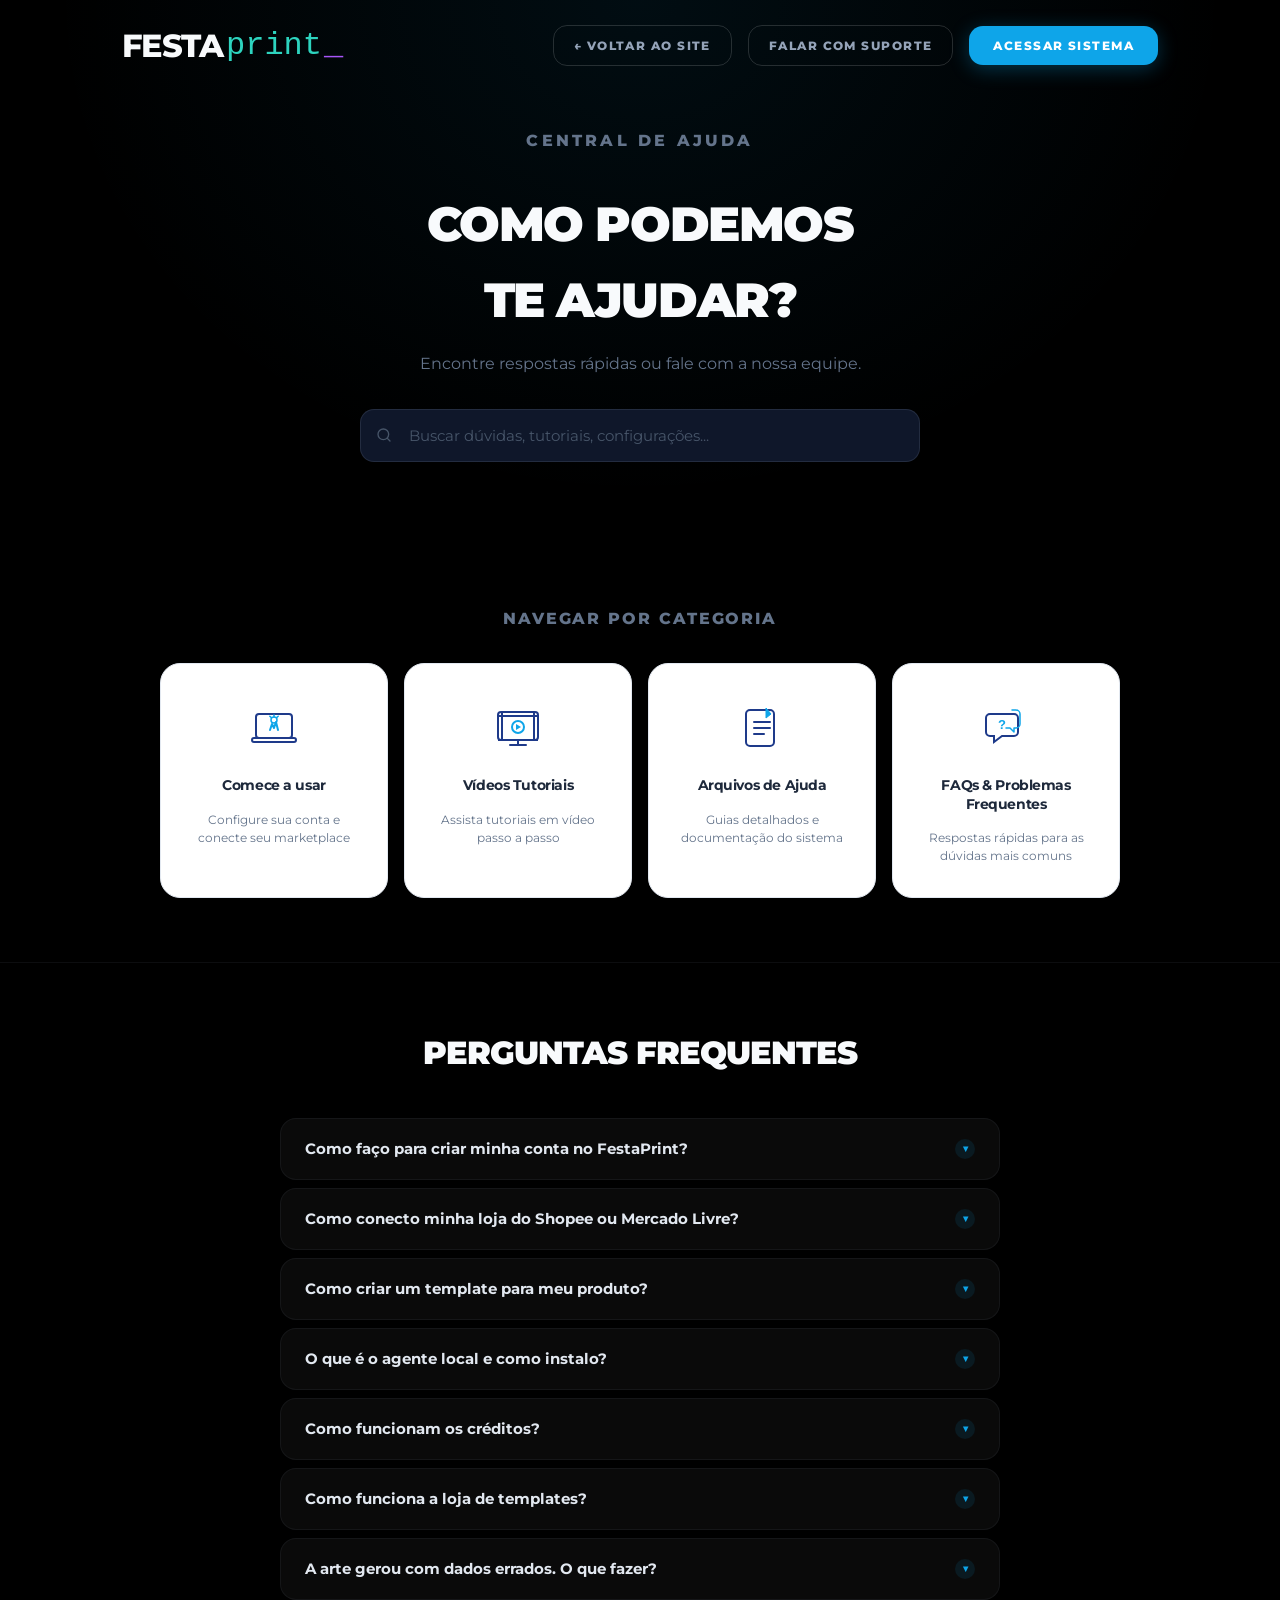
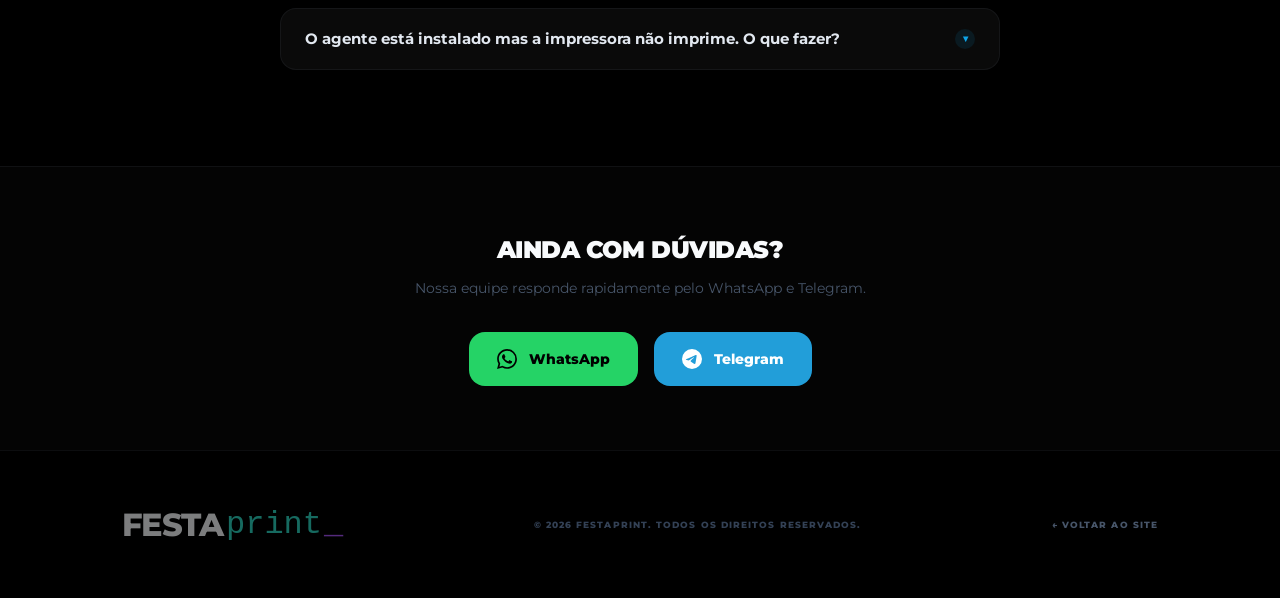
<file: ajuda.html>
<!DOCTYPE html>
<html lang="pt-BR">
<head>
  <!-- Google tag (gtag.js) -->
  <script async src="https://www.googletagmanager.com/gtag/js?id=G-594SR066RF"></script>
  <script>
    window.dataLayer = window.dataLayer || [];
    function gtag(){dataLayer.push(arguments);}
    gtag('js', new Date());
    gtag('config', 'G-594SR066RF');
  </script>
  <meta charset="UTF-8">
  <meta name="viewport" content="width=device-width, initial-scale=1.0">
  <title>Central de Ajuda — FestaPrint</title>
  <meta name="description" content="Central de ajuda do FestaPrint. Encontre respostas rápidas, tutoriais e suporte para sua gráfica.">
  <meta name="robots" content="index, follow">
  <link rel="canonical" href="https://www.festaprint.com.br/ajuda">
  <link rel="icon" type="image/svg+xml" href="/favicon.svg">
  <meta name="theme-color" content="#0ea5e9">
  <link rel="preconnect" href="https://fonts.googleapis.com">
  <link rel="preconnect" href="https://fonts.gstatic.com" crossorigin>
  <link href="https://fonts.googleapis.com/css2?family=Montserrat:wght@400;600;700;800;900&display=swap" rel="stylesheet">
  <link rel="stylesheet" href="style.css">
  <link rel="stylesheet" href="logo.css">
  <style>
    /* Hero */
    .help-hero {
      padding: 8rem 2rem 5rem;
      text-align: center;
      background: radial-gradient(ellipse at top, rgba(14,165,233,0.08) 0%, transparent 65%);
    }
    .help-hero h1 {
      font-size: 3rem;
      font-weight: 900;
      text-transform: uppercase;
      letter-spacing: -0.03em;
      margin-bottom: 0.75rem;
    }
    .help-hero p {
      font-size: 1rem;
      color: #64748b;
      margin-bottom: 2rem;
    }

    /* Search */
    .search-wrap {
      max-width: 560px;
      margin: 0 auto;
      position: relative;
    }
    .search-wrap input {
      width: 100%;
      padding: 1rem 1.25rem 1rem 3rem;
      background: #0f172a;
      border: 1px solid rgba(148,163,184,0.15);
      border-radius: 0.875rem;
      color: #f8fafc;
      font-family: inherit;
      font-size: 0.9375rem;
      outline: none;
      transition: border-color 0.2s;
    }
    .search-wrap input:focus { border-color: #0ea5e9; }
    .search-wrap input::placeholder { color: #475569; }
    .search-icon {
      position: absolute;
      left: 1rem;
      top: 50%;
      transform: translateY(-50%);
      color: #475569;
      pointer-events: none;
    }

    /* Categories */
    .categories {
      padding: 4rem 2rem;
    }
    .categories h2 {
      text-align: center;
      font-size: 1rem;
      font-weight: 800;
      text-transform: uppercase;
      letter-spacing: 0.12em;
      color: #64748b;
      margin-bottom: 2rem;
    }
    .cat-grid {
      display: grid;
      grid-template-columns: repeat(4, 1fr);
      gap: 1rem;
      max-width: 960px;
      margin: 0 auto;
    }
    .cat-card {
      background: #fff;
      border: 1px solid #e2e8f0;
      border-radius: 1.25rem;
      padding: 2rem 1.5rem;
      text-align: center;
      text-decoration: none;
      transition: box-shadow 0.2s, transform 0.2s;
      display: flex;
      flex-direction: column;
      align-items: center;
      gap: 1rem;
      box-shadow: 0 1px 4px rgba(0,0,0,0.04);
    }
    .cat-card:hover { box-shadow: 0 6px 20px rgba(14,165,233,0.12); transform: translateY(-3px); }
    .cat-icon {
      width: 64px;
      height: 64px;
      border-radius: 1rem;
      display: flex;
      align-items: center;
      justify-content: center;
      color: #1e3a8a;
    }
    .cat-card h3 {
      font-size: 0.875rem;
      font-weight: 700;
      color: #1e293b;
      line-height: 1.3;
    }
    .cat-card p {
      font-size: 0.75rem;
      color: #64748b;
      line-height: 1.5;
    }

    /* FAQ */
    .faq-section {
      padding: 4rem 2rem 6rem;
      border-top: 1px solid rgba(148,163,184,0.08);
    }
    .faq-section h2 {
      text-align: center;
      font-size: 2rem;
      font-weight: 900;
      text-transform: uppercase;
      letter-spacing: -0.03em;
      margin-bottom: 2.5rem;
    }
    .faq-list {
      max-width: 720px;
      margin: 0 auto;
      display: flex;
      flex-direction: column;
      gap: 0.5rem;
    }
    .faq-item {
      background: #0a0a0a;
      border: 1px solid rgba(148,163,184,0.08);
      border-radius: 1rem;
      overflow: hidden;
      transition: border-color 0.2s;
    }
    .faq-item.open { border-color: rgba(14,165,233,0.2); }
    .faq-question {
      width: 100%;
      background: none;
      border: none;
      padding: 1.25rem 1.5rem;
      text-align: left;
      cursor: pointer;
      display: flex;
      justify-content: space-between;
      align-items: center;
      gap: 1rem;
      font-family: inherit;
      font-size: 0.9375rem;
      font-weight: 700;
      color: #e2e8f0;
    }
    .faq-question:hover { color: white; }
    .faq-chevron {
      flex-shrink: 0;
      width: 20px;
      height: 20px;
      border-radius: 50%;
      background: rgba(14,165,233,0.1);
      display: flex;
      align-items: center;
      justify-content: center;
      font-size: 0.625rem;
      color: #0ea5e9;
      transition: transform 0.25s;
    }
    .faq-item.open .faq-chevron { transform: rotate(180deg); }
    .faq-answer {
      max-height: 0;
      overflow: hidden;
      transition: max-height 0.3s ease, padding 0.3s ease;
      padding: 0 1.5rem;
    }
    .faq-item.open .faq-answer {
      max-height: 400px;
      padding: 0 1.5rem 1.25rem;
    }
    .faq-answer p {
      font-size: 0.875rem;
      color: #64748b;
      line-height: 1.75;
    }

    /* No results */
    .no-results {
      text-align: center;
      padding: 2rem;
      color: #475569;
      font-size: 0.875rem;
      font-weight: 600;
      display: none;
    }

    /* Contato */
    .contact-section {
      padding: 4rem 2rem;
      background: rgba(255,255,255,0.015);
      border-top: 1px solid rgba(148,163,184,0.08);
      text-align: center;
    }
    .contact-section h2 {
      font-size: 1.5rem;
      font-weight: 900;
      text-transform: uppercase;
      letter-spacing: -0.02em;
      margin-bottom: 0.5rem;
    }
    .contact-section p {
      font-size: 0.875rem;
      color: #475569;
      margin-bottom: 2rem;
    }
    .contact-cards {
      display: flex;
      justify-content: center;
      gap: 1rem;
      flex-wrap: wrap;
    }
    .contact-card {
      display: flex;
      align-items: center;
      gap: 0.75rem;
      padding: 1rem 1.75rem;
      border-radius: 1rem;
      text-decoration: none;
      font-size: 0.875rem;
      font-weight: 800;
      transition: transform 0.2s, box-shadow 0.2s;
    }
    .contact-card:hover { transform: translateY(-2px); }
    .contact-card.whatsapp { background: #25D366; color: #000; }
    .contact-card.telegram { background: #229ED9; color: #fff; }

    @media (max-width: 768px) {
      .cat-grid { grid-template-columns: 1fr 1fr; }
      .help-hero h1 { font-size: 2rem; }
      .cat-card { padding: 1.5rem 1rem; }
    }
    @media (max-width: 480px) {
      .cat-grid { grid-template-columns: 1fr 1fr; }
    }
  </style>

  <!-- Chat de suporte (Chatwoot, inbox "Site FestaPrint") -->
  <script>
    window.chatwootSettings = { locale: 'pt_BR', position: 'right', type: 'standard' };
    (function(d,t) {
      var BASE_URL = "https://suporte.festaprint.com.br";
      var g = d.createElement(t), s = d.getElementsByTagName(t)[0];
      g.src = BASE_URL + "/packs/js/sdk.js";
      g.async = true;
      s.parentNode.insertBefore(g, s);
      g.onload = function() {
        window.chatwootSDK.run({ websiteToken: 'kMjwLwVwdt2br8pGQD5kyzYH', baseUrl: BASE_URL });
      };
    })(document, "script");
  </script>
</head>
<body>

  <!-- Nav -->
  <nav id="navbar">
    <div class="container nav-content">
      <a href="/" class="logo-container nav-logo" style="text-decoration:none;">
        <span class="logo-festa">FESTA</span>
        <span class="logo-print">print</span>
        <span class="logo-cursor">_</span>
      </a>
      <div class="nav-links">
        <a href="/" class="btn btn-outline" style="padding:0.6rem 1.25rem;">← Voltar ao site</a>
        <a href="https://wa.me/5582996942026" target="_blank" rel="noopener" class="btn btn-outline" style="padding:0.6rem 1.25rem;">Falar com suporte</a>
        <a href="https://app.festaprint.com.br/login" class="btn btn-primary" style="padding:0.6rem 1.5rem;">Acessar sistema</a>
      </div>
    </div>
  </nav>

  <!-- Hero -->
  <div class="help-hero">
    <p class="section-label reveal">Central de Ajuda</p>
    <h1 class="reveal delay-1">Como podemos<br>te ajudar?</h1>
    <p class="reveal delay-2">Encontre respostas rápidas ou fale com a nossa equipe.</p>
    <div class="search-wrap reveal delay-3">
      <svg class="search-icon" width="16" height="16" viewBox="0 0 24 24" fill="none" stroke="currentColor" stroke-width="2" stroke-linecap="round" stroke-linejoin="round"><circle cx="11" cy="11" r="8"/><path d="m21 21-4.35-4.35"/></svg>
      <input type="text" id="searchInput" placeholder="Buscar dúvidas, tutoriais, configurações..." autocomplete="off">
    </div>
  </div>

  <!-- Categorias -->
  <section class="categories">
    <h2>Navegar por categoria</h2>
    <div class="cat-grid">
      <a href="#faq" class="cat-card">
        <div class="cat-icon">
          <svg width="52" height="52" viewBox="0 0 52 52" fill="none" xmlns="http://www.w3.org/2000/svg">
            <rect x="8" y="12" width="36" height="24" rx="3" stroke="#1e3a8a" stroke-width="2" fill="none"/>
            <rect x="4" y="36" width="44" height="4" rx="2" stroke="#1e3a8a" stroke-width="2" fill="none"/>
            <path d="M22 28 L24 22 L26 26 L28 20 L30 28" stroke="#0ea5e9" stroke-width="2" stroke-linecap="round" stroke-linejoin="round" fill="none"/>
            <circle cx="26" cy="18" r="3" stroke="#0ea5e9" stroke-width="1.5" fill="none"/>
            <path d="M26 15 L26 13 M23.4 15.6 L21.8 14.2 M28.6 15.6 L30.2 14.2" stroke="#0ea5e9" stroke-width="1.5" stroke-linecap="round"/>
          </svg>
        </div>
        <h3>Comece a usar</h3>
        <p>Configure sua conta e conecte seu marketplace</p>
      </a>
      <a href="#faq" class="cat-card">
        <div class="cat-icon">
          <svg width="52" height="52" viewBox="0 0 52 52" fill="none" xmlns="http://www.w3.org/2000/svg">
            <rect x="6" y="10" width="40" height="28" rx="3" stroke="#1e3a8a" stroke-width="2" fill="none"/>
            <path d="M6 14 h40" stroke="#1e3a8a" stroke-width="2"/>
            <path d="M6 38 h40" stroke="#1e3a8a" stroke-width="2"/>
            <line x1="10" y1="10" x2="10" y2="38" stroke="#1e3a8a" stroke-width="2"/>
            <line x1="42" y1="10" x2="42" y2="38" stroke="#1e3a8a" stroke-width="2"/>
            <circle cx="26" cy="25" r="6" stroke="#0ea5e9" stroke-width="2" fill="none"/>
            <path d="M24 25 L24 22 L29 25 L24 28 Z" fill="#0ea5e9"/>
            <line x1="18" y1="43" x2="34" y2="43" stroke="#1e3a8a" stroke-width="2" stroke-linecap="round"/>
            <line x1="26" y1="38" x2="26" y2="43" stroke="#1e3a8a" stroke-width="2" stroke-linecap="round"/>
          </svg>
        </div>
        <h3>Vídeos Tutoriais</h3>
        <p>Assista tutoriais em vídeo passo a passo</p>
      </a>
      <a href="#faq" class="cat-card">
        <div class="cat-icon">
          <svg width="52" height="52" viewBox="0 0 52 52" fill="none" xmlns="http://www.w3.org/2000/svg">
            <path d="M14 8 h20 a4 4 0 0 1 4 4 v28 a4 4 0 0 1-4 4 H14 a4 4 0 0 1-4-4 V12 a4 4 0 0 1 4-4z" stroke="#1e3a8a" stroke-width="2" fill="none"/>
            <line x1="18" y1="20" x2="34" y2="20" stroke="#1e3a8a" stroke-width="2" stroke-linecap="round"/>
            <line x1="18" y1="26" x2="34" y2="26" stroke="#1e3a8a" stroke-width="2" stroke-linecap="round"/>
            <line x1="18" y1="32" x2="28" y2="32" stroke="#1e3a8a" stroke-width="2" stroke-linecap="round"/>
            <path d="M30 6 L30 16 L35 12 Z" fill="#0ea5e9" stroke="#0ea5e9" stroke-width="1" stroke-linejoin="round"/>
          </svg>
        </div>
        <h3>Arquivos de Ajuda</h3>
        <p>Guias detalhados e documentação do sistema</p>
      </a>
      <a href="#faq" class="cat-card">
        <div class="cat-icon">
          <svg width="52" height="52" viewBox="0 0 52 52" fill="none" xmlns="http://www.w3.org/2000/svg">
            <path d="M10 12 h24 a4 4 0 0 1 4 4 v14 a4 4 0 0 1-4 4 H22 L14 40 V34 H10 a4 4 0 0 1-4-4 V16 a4 4 0 0 1 4-4z" stroke="#1e3a8a" stroke-width="2" fill="none"/>
            <text x="22" y="27" font-family="Arial, sans-serif" font-size="13" font-weight="900" fill="#0ea5e9" text-anchor="middle">?</text>
            <path d="M32 8 h4 a4 4 0 0 1 4 4 v10 a4 4 0 0 1-4 4 h-2 v4 l-4-4 h-4" stroke="#0ea5e9" stroke-width="1.5" fill="none" stroke-linecap="round" stroke-linejoin="round"/>
          </svg>
        </div>
        <h3>FAQs &amp; Problemas Frequentes</h3>
        <p>Respostas rápidas para as dúvidas mais comuns</p>
      </a>
    </div>
  </section>

  <!-- FAQ -->
  <section class="faq-section" id="faq">
    <h2>Perguntas frequentes</h2>
    <div class="faq-list" id="faqList">

      <div class="faq-item" data-tags="conta cadastro começar">
        <button class="faq-question" onclick="toggleFaq(this)">
          Como faço para criar minha conta no FestaPrint?
          <span class="faq-chevron">▾</span>
        </button>
        <div class="faq-answer">
          <p>Acesse <strong>app.festaprint.com.br/register</strong>, preencha seus dados e confirme o e-mail. Sua conta já estará pronta para uso. Novos usuários recebem créditos iniciais para testar o sistema.</p>
        </div>
      </div>

      <div class="faq-item" data-tags="marketplace shopee mercado livre conectar pedidos">
        <button class="faq-question" onclick="toggleFaq(this)">
          Como conecto minha loja do Shopee ou Mercado Livre?
          <span class="faq-chevron">▾</span>
        </button>
        <div class="faq-answer">
          <p>No painel, vá em <strong>Configurações → Integrações</strong> e selecione o marketplace. Siga o processo de autorização OAuth. Após conectar, seus pedidos serão importados automaticamente.</p>
        </div>
      </div>

      <div class="faq-item" data-tags="template criar arte personalizada">
        <button class="faq-question" onclick="toggleFaq(this)">
          Como criar um template para meu produto?
          <span class="faq-chevron">▾</span>
        </button>
        <div class="faq-answer">
          <p>Acesse <strong>Modelos → Novo Template</strong>, faça upload do seu arquivo de arte e defina as áreas de personalização (nome, idade, etc.). O sistema irá preencher essas áreas automaticamente a cada pedido.</p>
        </div>
      </div>

      <div class="faq-item" data-tags="agente impressão instalar local">
        <button class="faq-question" onclick="toggleFaq(this)">
          O que é o agente local e como instalo?
          <span class="faq-chevron">▾</span>
        </button>
        <div class="faq-answer">
          <p>O agente local é um pequeno programa instalado no computador da sua gráfica. Ele recebe os pedidos aprovados e envia direto para a impressora — sem intervenção manual. Baixe em <strong>Configurações → Agente de Impressão</strong>.</p>
        </div>
      </div>

      <div class="faq-item" data-tags="creditos comprar saldo plano">
        <button class="faq-question" onclick="toggleFaq(this)">
          Como funcionam os créditos?
          <span class="faq-chevron">▾</span>
        </button>
        <div class="faq-answer">
          <p>Cada arte gerada consome créditos. Você pode comprar créditos avulsos quando precisar, sem assinatura obrigatória. O saldo fica disponível na barra superior do painel.</p>
        </div>
      </div>

      <div class="faq-item" data-tags="loja template comprar vender">
        <button class="faq-question" onclick="toggleFaq(this)">
          Como funciona a loja de templates?
          <span class="faq-chevron">▾</span>
        </button>
        <div class="faq-answer">
          <p>Na <strong>Loja de Templates</strong> você pode comprar templates criados por outros vendedores usando seus créditos. O template é clonado para o seu acervo e você pode editá-lo livremente. Você também pode colocar seus próprios templates à venda.</p>
        </div>
      </div>

      <div class="faq-item" data-tags="arte errada nome errado reprocessar">
        <button class="faq-question" onclick="toggleFaq(this)">
          A arte gerou com dados errados. O que fazer?
          <span class="faq-chevron">▾</span>
        </button>
        <div class="faq-answer">
          <p>No painel de pedidos, localize o pedido e clique em <strong>Regerar Arte</strong>. Você pode editar os dados (nome, idade, tema) antes de regerá-la. Nenhum crédito adicional é cobrado na regeração.</p>
        </div>
      </div>

      <div class="faq-item" data-tags="impressora nao imprime problema">
        <button class="faq-question" onclick="toggleFaq(this)">
          O agente está instalado mas a impressora não imprime. O que fazer?
          <span class="faq-chevron">▾</span>
        </button>
        <div class="faq-answer">
          <p>Verifique se: (1) o agente está aberto e conectado, (2) a impressora está ligada e definida como padrão no Windows, (3) não há fila de impressão travada. Se o problema persistir, fale com nosso suporte via WhatsApp.</p>
        </div>
      </div>

    </div>
    <p class="no-results" id="noResults">Nenhum resultado encontrado. Fale com a nossa equipe pelo WhatsApp.</p>
  </section>

  <!-- Contato -->
  <section class="contact-section">
    <h2>Ainda com dúvidas?</h2>
    <p>Nossa equipe responde rapidamente pelo WhatsApp e Telegram.</p>
    <div class="contact-cards">
      <a href="https://wa.me/5582996942026" target="_blank" rel="noopener" class="contact-card whatsapp">
        <svg width="20" height="20" viewBox="0 0 24 24" fill="currentColor"><path d="M17.472 14.382c-.297-.149-1.758-.867-2.03-.967-.273-.099-.471-.148-.67.15-.197.297-.767.966-.94 1.164-.173.199-.347.223-.644.075-.297-.15-1.255-.463-2.39-1.475-.883-.788-1.48-1.761-1.653-2.059-.173-.297-.018-.458.13-.606.134-.133.298-.347.446-.52.149-.174.198-.298.298-.497.099-.198.05-.371-.025-.52-.075-.149-.669-1.612-.916-2.207-.242-.579-.487-.5-.669-.51-.173-.008-.371-.01-.57-.01-.198 0-.52.074-.792.372-.272.297-1.04 1.016-1.04 2.479 0 1.462 1.065 2.875 1.213 3.074.149.198 2.096 3.2 5.077 4.487.709.306 1.262.489 1.694.625.712.227 1.36.195 1.871.118.571-.085 1.758-.719 2.006-1.413.248-.694.248-1.289.173-1.413-.074-.124-.272-.198-.57-.347m-5.421 7.403h-.004a9.87 9.87 0 0 1-5.031-1.378l-.361-.214-3.741.982.998-3.648-.235-.374a9.86 9.86 0 0 1-1.51-5.26c.001-5.45 4.436-9.884 9.888-9.884 2.64 0 5.122 1.03 6.988 2.898a9.825 9.825 0 0 1 2.893 6.994c-.003 5.45-4.437 9.884-9.885 9.884m8.413-18.297A11.815 11.815 0 0 0 12.05 0C5.495 0 .16 5.335.157 11.892c0 2.096.547 4.142 1.588 5.945L.057 24l6.305-1.654a11.882 11.882 0 0 0 5.683 1.448h.005c6.554 0 11.89-5.335 11.893-11.893a11.821 11.821 0 0 0-3.48-8.413z"/></svg>
        WhatsApp
      </a>
      <a href="https://t.me/festaprint" target="_blank" rel="noopener" class="contact-card telegram">
        <svg width="20" height="20" viewBox="0 0 24 24" fill="currentColor"><path d="M11.944 0A12 12 0 0 0 0 12a12 12 0 0 0 12 12 12 12 0 0 0 12-12A12 12 0 0 0 12 0a12 12 0 0 0-.056 0zm4.962 7.224c.1-.002.321.023.465.14a.506.506 0 0 1 .171.325c.016.093.036.306.02.472-.18 1.898-.962 6.502-1.36 8.627-.168.9-.499 1.201-.82 1.23-.696.065-1.225-.46-1.9-.902-1.056-.693-1.653-1.124-2.678-1.8-1.185-.78-.417-1.21.258-1.91.177-.184 3.247-2.977 3.307-3.23.007-.032.014-.15-.056-.212s-.174-.041-.249-.024c-.106.024-1.793 1.14-5.061 3.345-.48.33-.913.49-1.302.48-.428-.008-1.252-.241-1.865-.44-.752-.245-1.349-.374-1.297-.789.027-.216.325-.437.893-.663 3.498-1.524 5.83-2.529 6.998-3.014 3.332-1.386 4.025-1.627 4.476-1.635z"/></svg>
        Telegram
      </a>
    </div>
  </section>

  <!-- Footer -->
  <footer style="padding:3rem 0;border-top:1px solid rgba(148,163,184,0.08);background:#000;">
    <div class="container" style="display:flex;flex-wrap:wrap;justify-content:space-between;align-items:center;gap:1.5rem;">
      <a href="/" class="logo-container" style="opacity:0.5;text-decoration:none;">
        <span class="logo-festa">FESTA</span>
        <span class="logo-print">print</span>
        <span class="logo-cursor">_</span>
      </a>
      <div style="font-size:9px;font-weight:800;letter-spacing:0.12em;text-transform:uppercase;color:#334155;">
        © 2026 FestaPrint. Todos os direitos reservados.
      </div>
      <a href="/" style="font-size:9px;font-weight:800;letter-spacing:0.12em;text-transform:uppercase;color:#475569;text-decoration:none;" onmouseover="this.style.color='white'" onmouseout="this.style.color='#475569'">← Voltar ao site</a>
    </div>
  </footer>

  <script>
    // Nav scroll
    window.addEventListener('scroll', function () {
      document.getElementById('navbar').classList.toggle('scrolled', window.scrollY > 50)
    })

    // Reveal on scroll
    const observer = new IntersectionObserver((entries) => {
      entries.forEach(e => {
        if (e.isIntersecting) { e.target.style.animationPlayState = 'running'; observer.unobserve(e.target) }
      })
    }, { threshold: 0.1 })
    document.querySelectorAll('.reveal').forEach(el => {
      el.style.animationPlayState = 'paused'
      observer.observe(el)
    })

    // FAQ accordion
    function toggleFaq(btn) {
      const item = btn.closest('.faq-item')
      const isOpen = item.classList.contains('open')
      document.querySelectorAll('.faq-item.open').forEach(i => i.classList.remove('open'))
      if (!isOpen) item.classList.add('open')
    }

    // Search
    document.getElementById('searchInput').addEventListener('input', function () {
      const q = this.value.toLowerCase().trim()
      const items = document.querySelectorAll('.faq-item')
      let visible = 0
      items.forEach(item => {
        const text = (item.querySelector('.faq-question').textContent + item.querySelector('.faq-answer').textContent + (item.dataset.tags || '')).toLowerCase()
        const show = !q || text.includes(q)
        item.style.display = show ? '' : 'none'
        if (show) visible++
      })
      document.getElementById('noResults').style.display = visible === 0 ? 'block' : 'none'
    })
  </script>
</body>
</html>
</file>
<file: style.css>
/* style.css - Design System Core */
:root {
  --bg-dark: #0a0a0a;
  --bg-darker: #000000;
  --text-primary: #f8fafc;
  --text-secondary: #94a3b8;
  --accent-sky: #0ea5e9;
  --accent-sky-light: #38bdf8;
  --glass-bg: rgba(15, 23, 42, 0.7);
  --glass-border: rgba(148, 163, 184, 0.08);

  --font-main: 'Montserrat', sans-serif;
  --font-mono: 'JetBrains Mono', monospace;
}

html { scroll-behavior: smooth; }

* { margin: 0; padding: 0; box-sizing: border-box; }

body {
  font-family: var(--font-main);
  background-color: var(--bg-darker);
  color: var(--text-primary);
  line-height: 1.6;
  overflow-x: hidden;
}

.section-padding { padding: 8rem 0; }

.container {
  max-width: 1100px;
  margin: 0 auto;
  padding: 0 2rem;
}

.glass {
  background: var(--glass-bg);
  backdrop-filter: blur(12px);
  -webkit-backdrop-filter: blur(12px);
  border: 1px solid var(--glass-border);
  border-radius: 1.5rem;
}

h1, h2, h3 {
  font-weight: 800;
  letter-spacing: -0.03em;
}

p { color: var(--text-secondary); }

.btn {
  display: inline-flex;
  align-items: center;
  gap: 0.5rem;
  padding: 1rem 2rem;
  border-radius: 0.875rem;
  font-weight: 800;
  cursor: pointer;
  transition: all 0.3s ease;
  text-decoration: none;
  font-size: 0.75rem;
  letter-spacing: 0.12em;
  text-transform: uppercase;
  border: none;
  outline: none;
}

.btn-primary {
  background: var(--accent-sky);
  color: white;
  box-shadow: 0 4px 20px rgba(14, 165, 233, 0.3);
}

.btn-primary:hover {
  background: var(--accent-sky-light);
  transform: translateY(-2px);
  box-shadow: 0 8px 30px rgba(14, 165, 233, 0.4);
}

.btn-secondary {
  background: white;
  color: #000;
}

.btn-secondary:hover {
  background: #f1f5f9;
  transform: translateY(-2px);
}

.btn-outline {
  background: transparent;
  border: 1px solid rgba(255,255,255,0.15);
  color: var(--text-secondary);
}

.btn-outline:hover {
  border-color: var(--accent-sky);
  color: var(--accent-sky);
}

@keyframes fadeUp {
  from { opacity: 0; transform: translateY(24px); }
  to   { opacity: 1; transform: translateY(0); }
}

.reveal {
  opacity: 0;
  animation: fadeUp 0.7s ease forwards;
}
.delay-1 { animation-delay: 0.15s; }
.delay-2 { animation-delay: 0.3s; }
.delay-3 { animation-delay: 0.45s; }
.delay-4 { animation-delay: 0.6s; }

/* Nav */
nav {
  position: fixed;
  top: 0;
  width: 100%;
  padding: 1.25rem 0;
  z-index: 100;
  transition: all 0.3s ease;
}
nav.scrolled {
  background: rgba(0,0,0,0.85);
  backdrop-filter: blur(16px);
  padding: 0.875rem 0;
  border-bottom: 1px solid var(--glass-border);
}
.nav-content {
  display: flex;
  justify-content: space-between;
  align-items: center;
}
.nav-links { display: flex; align-items: center; gap: 1rem; }

/* Badge */
.badge {
  display: inline-flex;
  align-items: center;
  gap: 0.4rem;
  padding: 0.4rem 1rem;
  border-radius: 9999px;
  background: rgba(14, 165, 233, 0.1);
  border: 1px solid rgba(14, 165, 233, 0.25);
  color: var(--accent-sky);
  font-size: 0.65rem;
  font-weight: 800;
  letter-spacing: 0.15em;
  text-transform: uppercase;
}

/* Section labels */
.section-label {
  font-size: 0.65rem;
  font-weight: 800;
  letter-spacing: 0.2em;
  text-transform: uppercase;
  color: var(--accent-sky);
  margin-bottom: 1rem;
}

/* Divider */
.divider { border: none; border-top: 1px solid var(--glass-border); }

/* Grid */
.grid-2 { display: grid; grid-template-columns: 1fr 1fr; gap: 1rem; }
.grid-3 { display: grid; grid-template-columns: repeat(3, 1fr); gap: 1.25rem; }
.grid-4 { display: grid; grid-template-columns: repeat(4, 1fr); gap: 1.5rem; }

@media (max-width: 900px) {
  .grid-3, .grid-4 { grid-template-columns: 1fr 1fr; }
}
@media (max-width: 600px) {
  .grid-2, .grid-3, .grid-4 { grid-template-columns: 1fr; }
  h1 { font-size: 2.5rem !important; line-height: 1 !important; }
  h2 { font-size: 2rem !important; }
  .section-padding { padding: 4rem 0; }
  .btn { width: 100%; justify-content: center; }
  .nav-links { display: none; }
}
</file>
<file: logo.css>
/* logo.css - Logo specific styles */
.logo-container {
  display: flex;
  align-items: center;
  font-size: 2rem;
  user-select: none;
  cursor: pointer;
  text-decoration: none;
}

.logo-festa {
  font-weight: 800;
  letter-spacing: -0.05em;
  color: #f8fafc; /* Slate 50 */
  font-family: 'Montserrat', sans-serif;
}

.logo-print {
  font-family: 'JetBrains Mono', monospace;
  font-weight: 300;
  color: #2dd4bf; /* Teal 400 */
  margin-left: 0.25rem;
}

.logo-cursor {
  font-family: 'JetBrains Mono', monospace;
  color: #a855f7; /* Purple 500 */
  margin-left: 0.125rem;
  animation: logo-pulse 1.5s cubic-bezier(0.4, 0, 0.6, 1) infinite;
}

@keyframes logo-pulse {
  0%, 100% { opacity: 1; }
  50% { opacity: 0.2; }
}

/* Scroll header logo scaling */
.header-small .logo-container {
  font-size: 1.5rem;
}
</file>
